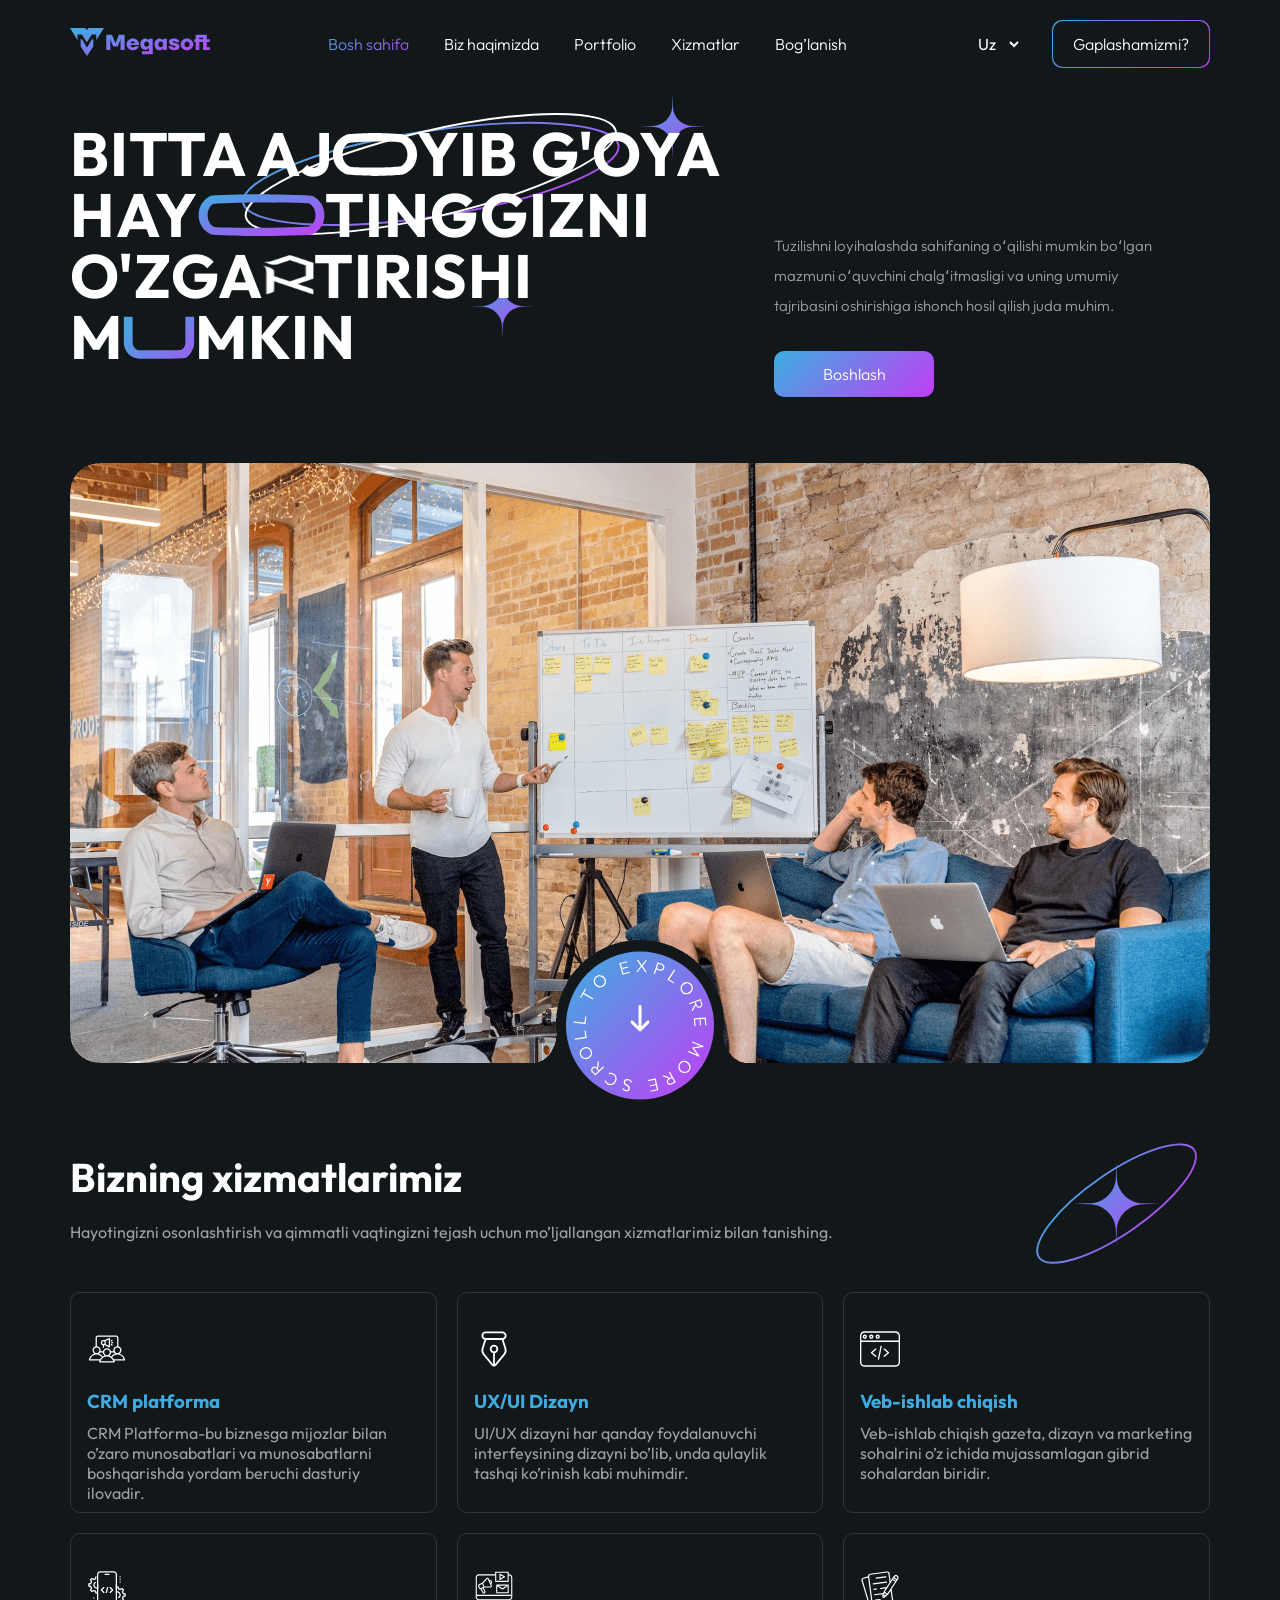
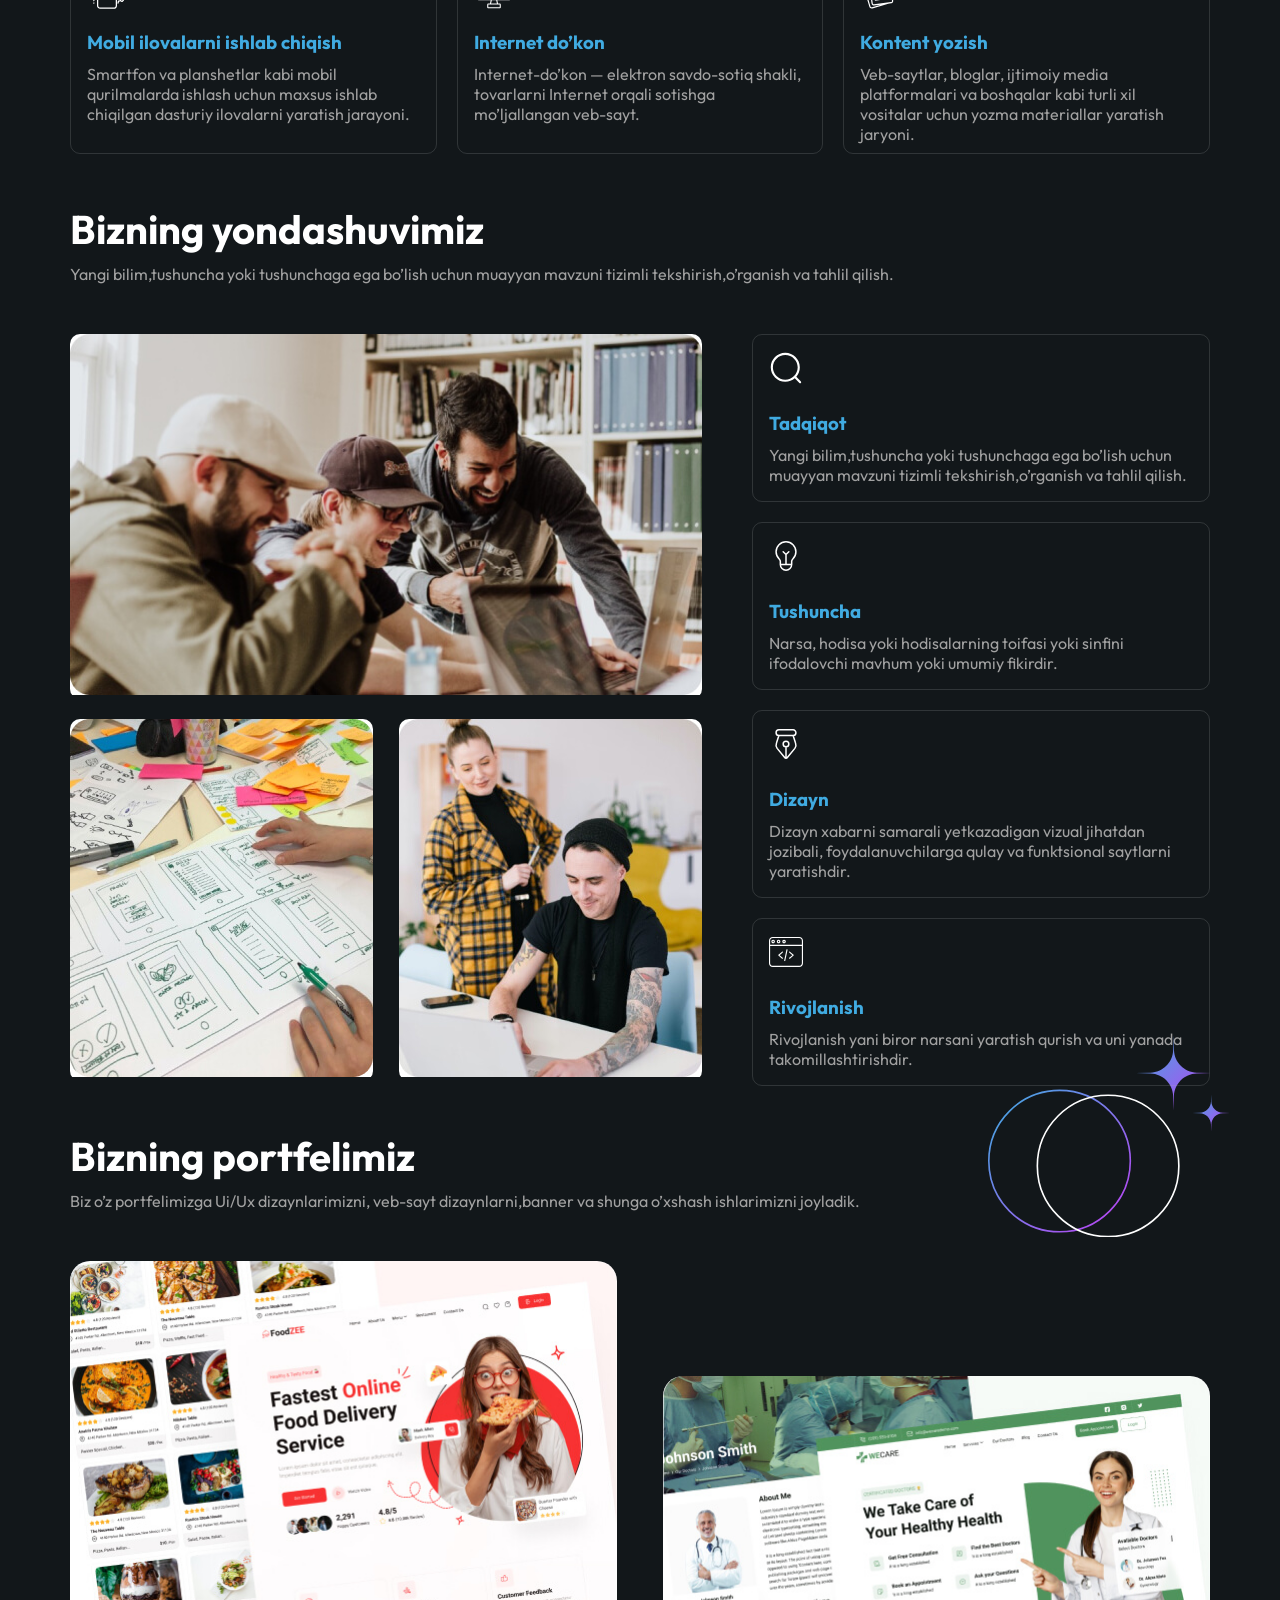
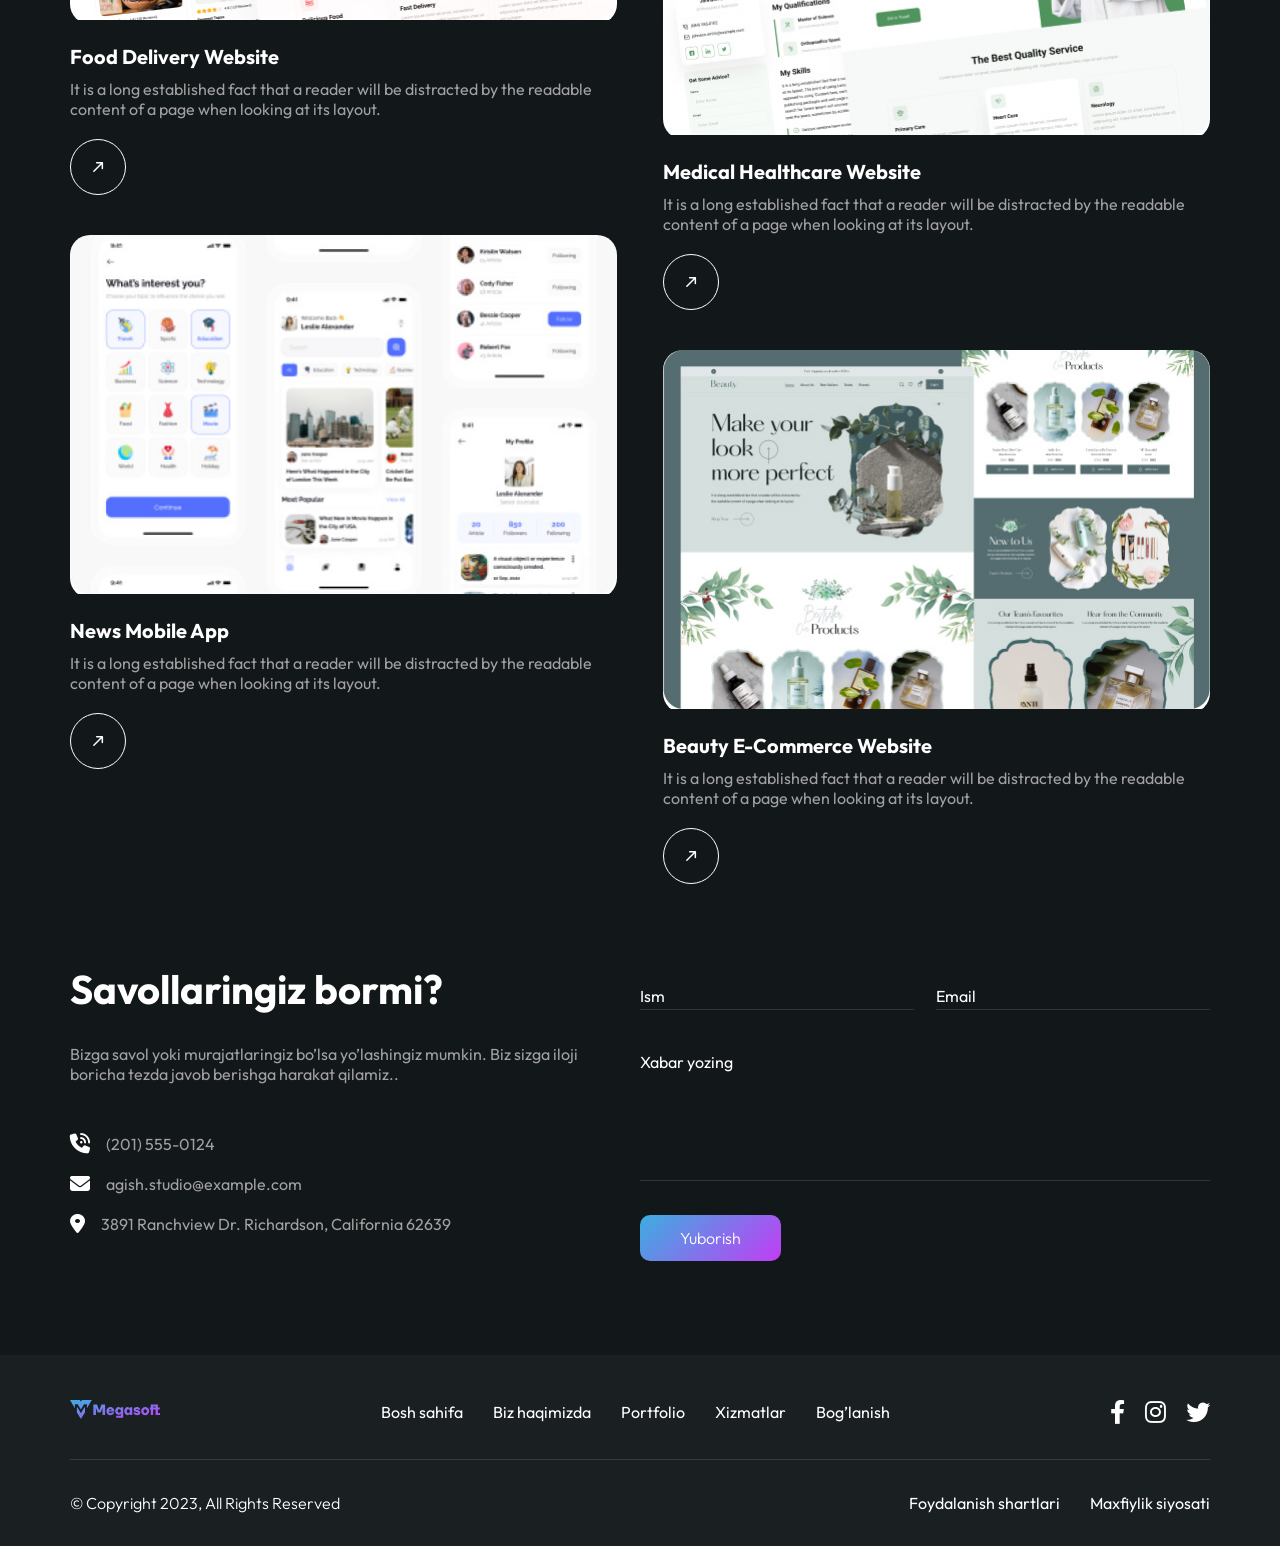
<file: index.html>
<!DOCTYPE html>
<html lang="en">
  <head>
    <meta charset="UTF-8" />
    <meta name="viewport" content="width=device-width, initial-scale=1.0" />
    <!-- TITLE for website -->
    <title>MegaSoft | Website</title>

    <!-- CSS file links below -->
    <link rel="stylesheet" href="css/main.css" />
    <link rel="stylesheet" href="css/fonts.css" />
    <link rel="stylesheet" href="css/icons.css" />
  </head>
  <body>
    <!--========================================== Start WRAPPER Section ==========================================-->
    <div class="wrapper">
      <!--====================================== Start NAVBAR section ======================================-->
      <nav class="site-nav">
        <!-- Site LOGO -->
        <div class="site-nav__container">
          <div class="site-nav-logo">
            <a href="index.html" class="site-nav-logo__item"
              ><img src="assets/icons/site-logo.svg" class="site-logo site-nav__logo-img"></a
            >
          </div>
          <!-- SITENAV menu -->
          <div class="site-nav-menu">
            <ul class="site-nav-menu__list">
              <li class="site-nav__list">
                <a href="#" class="site-nav__link active">Bosh sahifa</a>
              </li>
              <li class="site-nav__list">
                <a href="about.html" class="site-nav__link">Biz haqimizda</a>
              </li>
              <li class="site-nav__list">
                <a href="portfolio.html" class="site-nav__link">Portfolio</a>
              </li>
              <li class="site-nav__list">
                <a href="services.html" class="site-nav__link">Xizmatlar</a>
              </li>
              <li class="site-nav__list">
                <a href="contact.html" class="site-nav__link">Bog’lanish</a>
              </li>
            </ul>
          </div>
          <!-- SITENAV Btn -->
          <div class="site-nav-btns">
            <div class="site-nav__toggle">
              <select class="site-nav-btns__toggle">
                <option value="uz">Uz</option>
                <option value="en">En</option>
              </select>
            </div>
            <div class="site-nav-btns__wrapper">
              <button class="site-nav-btns__btn open__modal-btn">
                Gaplashamizmi?
              </button>
            </div>
            <button class="site-nav__menu-icon">
              <img src="assets/icons/menu-icon.svg" alt="Menu__icon" />
            </button>
          </div>
        </div>
      </nav>
      <!-- /NAVBAR -->

      <!--====================================== Start HEADER section ======================================-->
      <header class="header">
        <div class="container">
          <!-- Start HEADER-BANNER section  -->
          <div class="header-banner">
            <div class="banner__text">
              <div class="banner__title">
                <h1 class="banner__theme">
                  Bitta aj<span class="header__special-letter"
                    ><img
                      class="special-letter__item"
                      src="assets/icons/ONE EXCELLENT.svg"
                      alt="One excelent" /></span
                  >yib g'oya<br />Hay<span class="header__special-letter"
                    ><img
                      class="special-letter__item"
                      src="assets/icons/ONE EXCELLENT (1).svg"
                      alt="One excelent" /></span
                  >tinggizni<br />o'zga<span class="header__special-letter"
                    ><img
                      class="special-letter__item"
                      src="assets/icons/Letter R.svg"
                      alt="One excelent" /></span
                  >tirishi <br />
                  m<span class="header__special-letter"
                    ><img
                      class="special-letter__item"
                      src="assets/icons/YOUR LIFE.svg"
                      alt="One excelent" /></span
                  >mkin
                </h1>
                <div class="banner__bg">
                  <img
                    src="images/Group__before.svg"
                    alt="Before"
                    class="banner__bg-item"
                  />
                </div>
              </div>
              <div class="banner__info">
                <p class="banner__desc main-text">
                  Tuzilishni loyihalashda sahifaning oʻqilishi mumkin boʻlgan
                  mazmuni oʻquvchini chalgʻitmasligi va uning umumiy tajribasini
                  oshirishiga ishonch hosil qilish juda muhim.
                </p>
                <button class="banner__btn main-btn open__modal-btn">
                  Boshlash
                </button>
              </div>
            </div>

            <div class="header-banner-img">
              <img
                src="images/banner-image.png"
                alt="Banner image"
                class="header-banner-img__item"
              />

              <span class="header__bg-scrolling"></span>

              <img
                src="assets/icons/Scrolling-Text.svg"
                alt="Ellipse"
                class="header-banner__ellipse"
              />

              <img
                src="assets/icons/arrow-up.svg"
                alt="Arrow"
                class="header-banner__arrow"
              />
            </div>
          </div>
          <!-- /FOOTER-BANNER -->
        </div>
      </header>
      <!-- /HEADER -->

      <!--=============================================== Start MAIN section ===============================================-->
      <main class="main">
        <!--============================================ Sart MAIN__SECTION section ============================================-->
        <section id="main__section">
          <!--============================================ Sart CONTAINER section ============================================-->
          <div class="container">
            <!-- ICON for main__section top -->
            <img
              src="images/Cervices__before.svg"
              alt="Cervices"
              class="main__section-icons cervices__before"
            />
            <!--=========================================== Start SERVICES Section ===========================================-->
            <div class="services">
              <div class="services-info">
                <h2 class="services-info__title main-title">
                  Bizning xizmatlarimiz
                </h2>
                <p class="services-desc main-text">
                  Hayotingizni osonlashtirish va qimmatli vaqtingizni tejash
                  uchun mo’ljallangan xizmatlarimiz bilan tanishing.
                </p>
              </div>
              <div class="services-content">
                <div class="services-content-row">
                  <div class="services-content__cards main-cards">
                    <div class="services__main-content">
                      <img
                        src="assets/icons/crm.svg"
                        alt="Crm platform"
                        class="services__cards-icon"
                      />
                      <h3 class="services__cards-title main-cards__title">
                        CRM platforma
                      </h3>
                      <p class="services__cards-desc main-text">
                        CRM Platforma-bu biznesga mijozlar bilan o’zaro
                        munosabatlari va munosabatlarni boshqarishda yordam
                        beruchi dasturiy ilovadir.
                      </p>
                    </div>
                    <a href="services.html" class="services__cards-link">
                      <img
                        src="assets/icons/Arrow-circle.svg"
                        alt="Arrow"
                        class="arrow__icon"
                      />
                    </a>
                  </div>
                  <!-- *************************** -->
                  <div class="services-content__cards main-cards">
                    <div class="services__main-content">
                      <img
                        src="assets/icons/fountain pen.svg"
                        alt="Crm platform"
                        class="services__cards-icon"
                      />
                      <h3 class="services__cards-title main-cards__title">
                        UX/UI Dizayn
                      </h3>
                      <p class="services__cards-desc main-text">
                        UI/UX dizayni har qanday foydalanuvchi interfeysining
                        dizayni bo’lib, unda qulaylik tashqi ko’rinish kabi
                        muhimdir.
                      </p>
                    </div>
                    <a href="services.html" class="services__cards-link">
                      <img
                        src="assets/icons/Arrow-circle.svg"
                        alt
                        class="arrow__icon"
                      />
                    </a>
                  </div>
                  <!-- ****************************** -->
                  <div class="services-content__cards main-cards">
                    <div class="services__main-content">
                      <img
                        src="assets/icons/web.svg"
                        alt="Crm platform"
                        class="services__cards-icon"
                      />
                      <h3 class="services__cards-title main-cards__title">
                        Veb-ishlab chiqish
                      </h3>
                      <p class="services__cards-desc main-text">
                        Veb-ishlab chiqish gazeta, dizayn va marketing sohalrini
                        o’z ichida mujassamlagan gibrid sohalardan biridir.
                      </p>
                    </div>
                    <a href="services.html" class="services__cards-link">
                      <img
                        src="assets/icons/Arrow-circle.svg"
                        alt
                        class="arrow__icon"
                      />
                    </a>
                  </div>
                  <div class="services-content__cards main-cards">
                    <div class="services__main-content">
                      <img
                        src="assets/icons/Mobile.svg"
                        alt="Crm platform"
                        class="services__cards-icon"
                      />
                      <h3 class="services__cards-title main-cards__title">
                        Mobil ilovalarni ishlab chiqish
                      </h3>
                      <p class="services__cards-desc main-text">
                        Smartfon va planshetlar kabi mobil qurilmalarda ishlash
                        uchun maxsus ishlab chiqilgan dasturiy ilovalarni
                        yaratish jarayoni.
                      </p>
                    </div>
                    <a href="services.html" class="services__cards-link">
                      <img
                        src="assets/icons/Arrow-circle.svg"
                        alt
                        class="arrow__icon"
                      />
                    </a>
                  </div>
                  <!-- *************************** -->
                  <div class="services-content__cards main-cards">
                    <div class="services__main-content">
                      <img
                        src="assets/icons/WebStore.svg"
                        alt="Crm platform"
                        class="services__cards-icon"
                      />
                      <h3 class="services__cards-title main-cards__title">
                        Internet do’kon
                      </h3>
                      <p class="services__cards-desc main-text">
                        Internet-do’kon — elektron savdo-sotiq shakli,
                        tovarlarni Internet orqali sotishga mo’ljallangan
                        veb-sayt.
                      </p>
                    </div>
                    <a href="services.html" class="services__cards-link">
                      <img
                        src="assets/icons/Arrow-circle.svg"
                        alt
                        class="arrow__icon"
                      />
                    </a>
                  </div>
                  <!-- ****************************** -->
                  <div class="services-content__cards main-cards">
                    <div class="services__main-content">
                      <img
                        src="assets/icons/Writer.svg"
                        alt="Crm platform"
                        class="services__cards-icon"
                      />
                      <h3 class="services__cards-title main-cards__title">
                        Kontent yozish
                      </h3>
                      <p class="services__cards-des main-text">
                        Veb-saytlar, bloglar, ijtimoiy media platformalari va
                        boshqalar kabi turli xil vositalar uchun yozma
                        materiallar yaratish jaryoni.
                      </p>
                    </div>
                    <a href="services.html" class="services__cards-link">
                      <img
                        src="assets/icons/Arrow-circle.svg"
                        alt
                        class="arrow__icon"
                      />
                    </a>
                  </div>
                </div>
              </div>
            </div>
            <!--====================================== Start PROFESSION__TITLE section ======================================-->
            <div class="title__profession">
              <h2 class="main-title">Bizning yondashuvimiz</h2>
              <p class="main-text">
                Yangi bilim,tushuncha yoki tushunchaga ega bo’lish uchun muayyan
                mavzuni tizimli tekshirish,o’rganish va tahlil qilish.
              </p>
            </div>
            <!-- /PROFESSION__TITLE -->

            <!--========================================== Start PROFESSION section ==========================================-->
            <div class="profession">
              <div class="profession__imgs-wrapper">
                <div class="profession__img">
                  <img src="images/Group-img.jpg" alt="Group Work" />
                </div>
                <div class="profession__collection">
                  <div class="collection__items profession__img">
                    <img src="images/Project-ig.jpg" alt="Project" />
                  </div>
                  <div class="collection__items profession__img">
                    <img src="images/People-img.jpg" alt="Project" />
                  </div>
                </div>
              </div>
              <div class="profession__cards">
                <!-- ****************************** -->
                <div class="profession__cards-item main-cards">
                  <img
                    src="assets/icons/search 02.svg"
                    alt="Crm platform"
                    class="profession__cards-icon"
                  />
                  <h3 class="profession__cards-title main-cards__title">
                    Tadqiqot
                  </h3>
                  <p class="profession__cards-desc main-text">
                    Yangi bilim,tushuncha yoki tushunchaga ega bo’lish uchun
                    muayyan mavzuni tizimli tekshirish,o’rganish va tahlil
                    qilish.
                  </p>
                </div>

                <div class="profession__cards-item main-cards">
                  <img
                    src="assets/icons/idea.svg"
                    alt="Crm platform"
                    class="profession__cards-icon"
                  />
                  <h3 class="profession__cards-title main-cards__title">
                    Tushuncha
                  </h3>
                  <p class="profession__cards-desc main-text">
                    Narsa, hodisa yoki hodisalarning toifasi yoki sinfini
                    ifodalovchi mavhum yoki umumiy fikirdir.
                  </p>
                </div>

                <!-- *************************** -->
                <div class="profession__cards-item main-cards">
                  <img
                    src="assets/icons/fountain pen.svg"
                    alt="Crm platform"
                    class="profession__cards-icon"
                  />
                  <h3 class="profession__cards-title main-cards__title">
                    Dizayn
                  </h3>
                  <p class="profession__cards-desc main-text">
                    Dizayn xabarni samarali yetkazadigan vizual jihatdan
                    jozibali, foydalanuvchilarga qulay va funktsional saytlarni
                    yaratishdir.
                  </p>
                </div>
                <!-- ****************************** -->
                <div class="profession__cards-item main-cards">
                  <img
                    src="assets/icons/web.svg"
                    alt="Crm platform"
                    class="profession__cards-icon"
                  />
                  <h3 class="profession__cards-title main-cards__title">
                    Rivojlanish
                  </h3>
                  <p class="profession__cards-desc main-text">
                    Rivojlanish yani biror narsani yaratish qurish va uni yanada
                    takomillashtirishdir.
                  </p>
                </div>
              </div>
            </div>
            <!-- /PROFESSION -->

            <!-- ICON for main__section bottom -->
            <img
              src="images/profession__before.svg"
              alt="Cervices"
              class="main__section-icons profession__before"
            />
          </div>
          <!-- /CONATAINER -->
        </section>
        <!-- /MAIN__SECTION -->

        <!--============================================ Sart CONTAINER section ============================================-->
        <div class="container">
          <!--=========================================== Start PORTFOLIO section ===========================================-->
          <div class="portfolio">
            <div class="portfolio__info">
              <h3 class="portfolio__title main-title">Bizning portfelimiz</h3>
              <p class="portfolio__desc main-text">
                Biz o’z portfelimizga Ui/Ux dizaynlarimizni, veb-sayt
                dizaynlarni,banner va shunga o’xshash ishlarimizni joyladik.
              </p>
            </div>

            <!-- Portfolio content -->
            <div class="portfolio__content">
              <!-- Portfolio Column -->
              <div class="portfolio__col">
                <!-- Portfolio item -->
                <div class="portfolio__item">
                  <div class="portfolio__img-wrapper">
                    <a href="portfolio.html" class="portfolio__link-img">
                      <img
                        src="images/Food-delivery.jpg"
                        alt="Food Delivery"
                        class="portfolio__item-img"
                      />
                    </a>
                  </div>
                  <h4 class="portfolio__item-title">Food Delivery Website</h4>
                  <p class="portfolio__item-text main-text">
                    It is a long established fact that a reader will be
                    distracted by the readable content of a page when looking at
                    its layout.
                  </p>
                  <div class="portfolio__item-link">
                    <a href="portfolio.html" class="link__item">
                      <img
                        src="assets/icons/arrow-right.svg"
                        alt="Arrow"
                        class="link__icon"
                      />
                    </a>
                  </div>
                </div>
                <!-- Portfolio item -->
                <div class="portfolio__item">
                  <div class="portfolio__img-wrapper snikers">
                    <a href="portfolio.html" class="portfolio__link-img">
                      <img
                        src="images/News-app.jpg"
                        alt="Food Delivery"
                        class="portfolio__item-img"
                      />
                    </a>
                  </div>
                  <h4 class="portfolio__item-title">News Mobile App</h4>
                  <p class="portfolio__item-text main-text">
                    It is a long established fact that a reader will be
                    distracted by the readable content of a page when looking at
                    its layout.
                  </p>
                  <div class="portfolio__item-link">
                    <a href="portfolio.html" class="link__item">
                      <img
                        src="assets/icons/arrow-right.svg"
                        alt="Arrow"
                        class="link__icon"
                      />
                    </a>
                  </div>
                </div>
              </div>

              <!-- Portfolio__column -->
              <div class="portfolio__col">
                <!-- Portfolio item -->
                <div class="portfolio__item">
                  <div class="portfolio__img-wrapper">
                    <a href="portfolio.html" class="portfolio__link-img">
                      <img
                        src="images/medical.jpg"
                        alt="Food Delivery"
                        class="portfolio__item-img"
                      />
                    </a>
                  </div>
                  <h4 class="portfolio__item-title">
                    Medical Healthcare Website
                  </h4>
                  <p class="portfolio__item-text main-text">
                    It is a long established fact that a reader will be
                    distracted by the readable content of a page when looking at
                    its layout.
                  </p>
                  <div class="portfolio__item-link">
                    <a href="portfolio.html" class="link__item">
                      <img
                        src="assets/icons/arrow-right.svg"
                        alt="Arrow"
                        class="link__icon"
                      />
                    </a>
                  </div>
                </div>
                <!-- Portfolio item -->
                <div class="portfolio__item">
                  <div class="portfolio__img-wrapper snikers">
                    <a href="portfolio.html" class="portfolio__link-img">
                      <img
                        src="images/E-Commers.jpg"
                        alt="Food Delivery"
                        class="portfolio__item-img"
                      />
                    </a>
                  </div>
                  <h4 class="portfolio__item-title">
                    Beauty E-Commerce Website
                  </h4>
                  <p class="portfolio__item-text main-text">
                    It is a long established fact that a reader will be
                    distracted by the readable content of a page when looking at
                    its layout.
                  </p>
                  <div class="portfolio__item-link">
                    <a href="portfolio.html" class="link__item">
                      <img
                        src="assets/icons/arrow-right.svg"
                        alt="Arrow"
                        class="link__icon"
                      />
                    </a>
                  </div>
                </div>
              </div>
              <!-- ************************************************ -->
            </div>
          </div>
          <!-- /PORTFOLIO -->

          <!--=========================================== Start CONTACT section ===========================================-->
          <div class="contact">
            <div class="contact__info">
              <h3 class="contact__title main-title">Savollaringiz bormi?</h3>
              <p class="contact__desc main-text">
                Bizga savol yoki murajatlaringiz bo’lsa yo’lashingiz mumkin. Biz
                sizga iloji boricha tezda javob berishga harakat qilamiz..
              </p>
              <span class="contact__details main-text">
                <i
                  class="details__icons fa-solid fa-phone-volume"
                  style="color: #ffffff"
                ></i>
                (201) 555-0124</span
              >
              <span class="contact__details main-text"
                ><i
                  class="details__icons fa-solid fa-envelope"
                  style="color: #ffffff"
                ></i
                >agish.studio@example.com</span
              >
              <span class="contact__details main-text"
                ><i
                  class="details__icons fa-solid fa-location-dot"
                  style="color: #ffffff"
                ></i
                >3891 Ranchview Dr. Richardson, California 62639</span
              >
            </div>
            <div class="contact__form">
              <form action="form">
                <div class="contact__row">
                  <div class="contact__name input__wrapper">
                    <label
                      for="contact__name"
                      class="contact__label input__label"
                      >Ism</label
                    >
                    <input
                      type="text"
                      class="contact__input contact__name-item"
                      id="contact__name"
                    />
                  </div>
                  <div class="contact__email input__wrapper">
                    <label
                      for="contact__email"
                      class="contact__label input__label"
                      >Email</label
                    >
                    <input
                      type="email"
                      class="contact__input contact__email-item"
                      id="contact__email"
                    />
                  </div>
                </div>
                <div class="contact__message input__wrapper">
                  <label
                    for="contact__message"
                    class="contact__label input__label"
                    >Xabar yozing</label
                  >
                  <textarea
                    rows="6"
                    class="contact__input contact__message-item"
                    id="contact__message"
                  ></textarea>
                </div>
                <button type="submit" class="contact__btn main-btn">
                  Yuborish
                </button>
              </form>
            </div>
          </div>
          <!-- /CONTACT -->
        </div>
        <!-- /CONTAINER -->
      </main>
      <!-- /MAIN -->

      <!--============================================= Start MODAL section =============================================-->
      <div class="modal hide">
        <div class="modal__dialog">
          <div class="modal__content">
            <div class="modal__wrapper">
              <form class="modal__form" action="#">
                <button class="modal__close">
                  <i class="fa-solid fa-xmark" style="color: #ffffff"></i>
                </button>
                <div class="modal__info">
                  <h3 class="modal__title">Gaplashamizmi?</h3>
                  <p class="modal__text">
                    Loyihangizga yangicha yechim berishni xoxlasangiz quyidagi
                    maydonlarni to‘ldiring, o’zimiz siz bilan bog‘lanamiz
                  </p>
                </div>
                <div class="modal__row">
                  <div class="modal__name input__wrapper">
                    <label for="modal__name" class="modal__label input__label"
                      >Ism</label
                    >
                    <input
                      type="text"
                      class="contact__input modal__name-item"
                      id="modal__name"
                    />
                  </div>
                  <div class="modal__email input__wrapper">
                    <label for="modal__email" class="modal__label input__label"
                      >Telefon raqam</label
                    >
                    <input
                      type="email"
                      class="contact__input modal__email-item"
                      id="modal__email"
                    />
                  </div>
                </div>
                <div class="modal__message input__wrapper">
                  <label for="modal__message" class="modal__label input__label"
                    >Xabar qoldiring</label
                  >
                  <textarea
                    rows="6"
                    class="contact__input modal__message-item"
                    id="modal__message"
                  ></textarea>
                </div>
                <button type="submit" class="modal__btn main-btn">
                  Yuborish
                </button>
              </form>
            </div>
          </div>
        </div>
      </div>
      <!-- /MODAL -->

      <!--============================================= Start FOOTER section =============================================-->
      <footer class="footer">
        <div class="container">
          <div class="footer__link">
            <div class="footer__logo site-logo">
              <a href="index.html" class="logo__item"><img src="assets/icons/site-logo.svg" class="site-logo footer__logo-img"></a>
            </div>

            <!--============================================= FOOTER__MEDIA =============================================-->
            <div class="footer__media">
              <a href="#"
                ><i class="fa-brands fa-facebook-f" style="color: #ffffff"></i
              ></a>
              <a href="#"
                ><i class="fa-brands fa-instagram" style="color: #ffffff"></i
              ></a>
              <a href="#"
                ><i class="fa-brands fa-twitter" style="color: #ffffff"></i
              ></a>
            </div>
            <!-- /FOOTER__MEDIA -->

            <!--============================================= Start FOOTER__MENU =============================================-->
            <ul class="footer__menu">
              <li class="footer__menu-list">
                <a href="index.html" class="footer__menu-link">Bosh sahifa</a>
              </li>
              <li class="footer__menu-list">
                <a href="about.html" class="footer__menu-link">Biz haqimizda</a>
              </li>
              <li class="footer__menu-list">
                <a href="portfolio.html" class="footer__menu-link">Portfolio</a>
              </li>
              <li class="footer__menu-list">
                <a href="services.html" class="footer__menu-link">Xizmatlar</a>
              </li>
              <li class="footer__menu-list">
                <a href="contact.html" class="footer__menu-link">Bog’lanish</a>
              </li>
            </ul>
            <!-- /FOOTER__MENU -->
          </div>
          <div class="footer__bottom">
            <p class="footer__desc">
              &copy; Copyright 2023, All Rights Reserved
            </p>
            <div class="footer__bottom-link">
              <a href="conditions.html">Foydalanish shartlari</a>
              <a href="privacy.html">Maxfiylik siyosati</a>
            </div>
          </div>
        </div>
      </footer>
      <!-- /FOOTER -->
    </div>
    <!-- /WRAPPER -->
    <script src="assets/js/main.js"></script>
  </body>
</html>
</file>
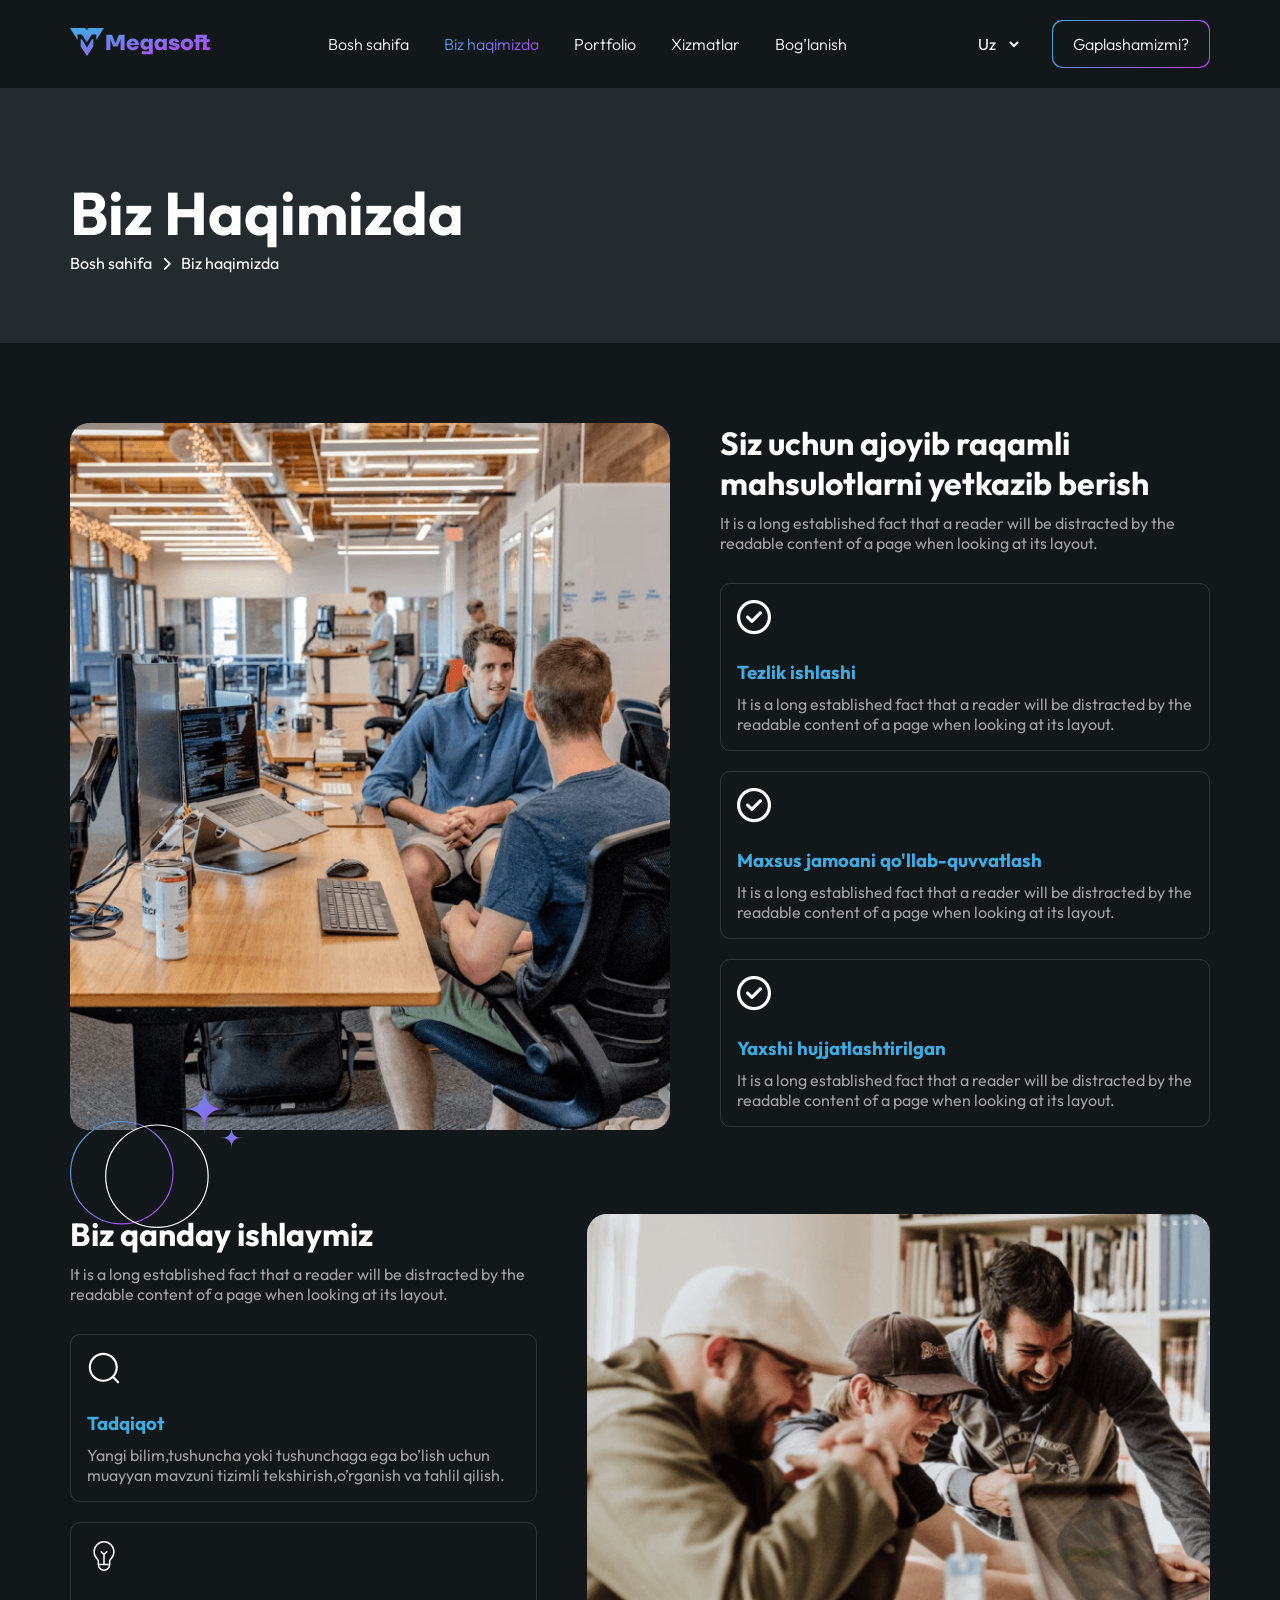
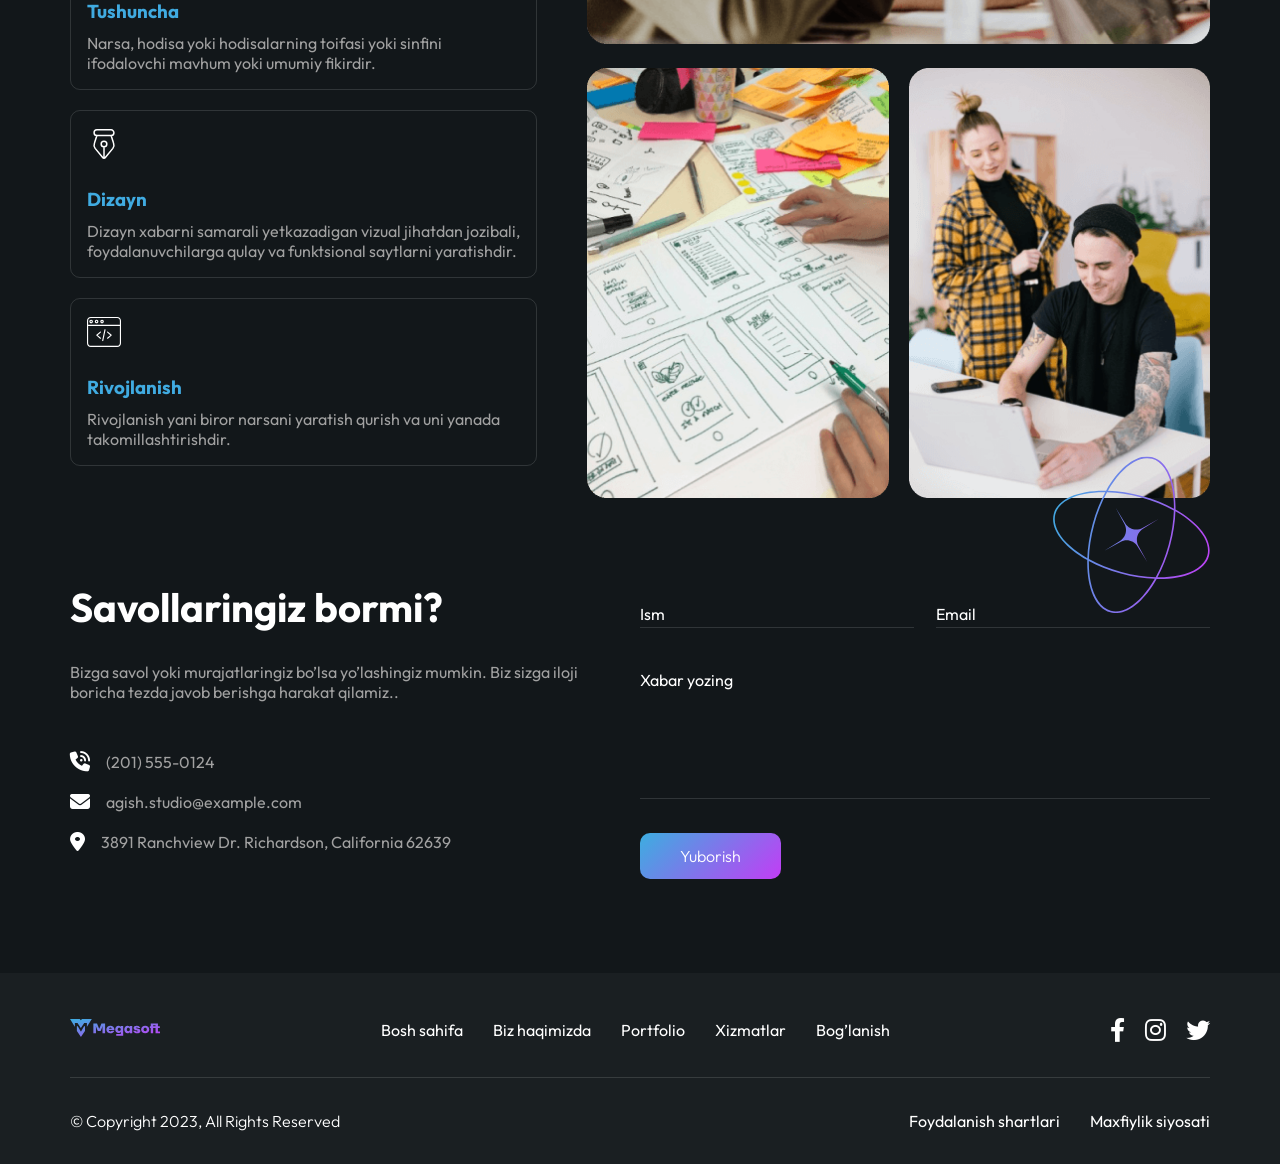
<file: about.html>
<!DOCTYPE html>
<html lang="en">
  <head>
    <meta charset="UTF-8" />
    <meta name="viewport" content="width=device-width, initial-scale=1.0" />
    <title>MegaSoft | Website</title>
    <link rel="stylesheet" href="css/main.css" />
    <link rel="stylesheet" href="css/fonts.css" />
    <link rel="stylesheet" href="css/icons.css" />
    <!-- This style for only this page -->
    <link rel="stylesheet" href="css/about.css" />
  </head>

  <body>
    <!--********************************* Start WRAPPER Section ************************************ -->
    <div class="wrapper">
      <!--====================================== Start NAVBAR section ======================================-->
      <nav class="site-nav">
        <!-- Site LOGO -->
        <div class="site-nav__container">
          <div class="site-nav-logo">
            
            <a href="index.html" class="site-nav-logo__item"
              ><img src="assets/icons/site-logo.svg" class="site-logo site-nav__logo-img"></a
            >
          </div>
          <!-- SITENAV menu -->
          <div class="site-nav-menu">
            <ul class="site-nav-menu__list">
              <li class="site-nav__list">
                <a href="index.html" class="site-nav__link">Bosh sahifa</a>
              </li>
              <li class="site-nav__list">
                <a href="about.html" class="site-nav__link active"
                  >Biz haqimizda</a
                >
              </li>
              <li class="site-nav__list">
                <a href="portfolio.html" class="site-nav__link">Portfolio</a>
              </li>
              <li class="site-nav__list">
                <a href="services.html" class="site-nav__link">Xizmatlar</a>
              </li>
              <li class="site-nav__list">
                <a href="contact.html" class="site-nav__link">Bog’lanish</a>
              </li>
            </ul>
          </div>
          <!-- SITENAV Btn -->
          <div class="site-nav-btns">
            <div class="site-nav__toggle">
              <select class="site-nav-btns__toggle">
                <option value="uz">Uz</option>
                <option value="en">En</option>
              </select>
            </div>
            <div class="site-nav-btns__wrapper">
              <button class="site-nav-btns__btn open__modal-btn">
                Gaplashamizmi?
              </button>
            </div>
            <button class="site-nav__menu-icon">
              <img src="assets/icons/menu-icon.svg" alt="Menu__icon" />
            </button>
          </div>
        </div>
      </nav>
      <!-- /NAVBAR -->
      <!--==================================== Start HEADER =========================================== -->
      <header class="header">
        <!-- Start ABOUT banner -->
        <div class="about__banner page__banner-bg">
          <div class="container">
            <div class="about">
              <h1 class="about__title">Biz Haqimizda</h1>
              <div class="about__links">
                <a href="index.html" class="about__home">Bosh sahifa</a>
                <span class="about__link-sign"
                  ><i
                    class="about__icon fa-solid fa-chevron-right"
                    style="color: #ffffff"
                  ></i
                ></span>
                <a href="about.html" class="about__link">Biz haqimizda</a>
              </div>
            </div>
          </div>
        </div>
      </header>
      <!-- /HEADER -->

      <!-- Start MAIN -->
      <main class="main">
        <div class="container">
          <div class="delivery">
            <div class="delivery__img">
              <img
                src="images/delivery__img.png"
                alt="Delivery"
                class="delivery__img-item"
              />
            </div>
            <div class="delivery__desc">
              <div class="delivery__text">
                <h3 class="delivery__title">
                  Siz uchun ajoyib raqamli mahsulotlarni yetkazib berish
                </h3>
                <p class="delivery__parag main-text">
                  It is a long established fact that a reader will be distracted
                  by the readable content of a page when looking at its layout.
                </p>
              </div>
              <div class="delivery__cards">
                <!-- ****************************** -->
                <div class="delivery__cards-item main-cards">
                  <i
                    class="fa-regular fa-circle-check delivery__icon"
                    style="color: #ffffff"
                  ></i>
                  <h3 class="delivery__cards-title main-cards__title">
                    Tezlik ishlashi
                  </h3>
                  <p class="delivery__cards-desc main-text">
                    It is a long established fact that a reader will be
                    distracted by the readable content of a page when looking at
                    its layout.
                  </p>
                </div>

                <div class="delivery__cards-item main-cards">
                  <i
                    class="fa-regular fa-circle-check delivery__icon"
                    style="color: #ffffff"
                  ></i>
                  <h3 class="delivery__cards-title main-cards__title">
                    Maxsus jamoani qo'llab-quvvatlash
                  </h3>
                  <p class="delivery__cards-desc main-text">
                    It is a long established fact that a reader will be
                    distracted by the readable content of a page when looking at
                    its layout.
                  </p>
                </div>

                <!-- *************************** -->
                <div class="delivery__cards-item main-cards">
                  <i
                    class="fa-regular fa-circle-check delivery__icon"
                    style="color: #ffffff"
                  ></i>
                  <h3 class="delivery__cards-title main-cards__title">
                    Yaxshi hujjatlashtirilgan
                  </h3>
                  <p class="delivery__cards-desc main-text">
                    It is a long established fact that a reader will be
                    distracted by the readable content of a page when looking at
                    its layout.
                  </p>
                </div>
                <!-- ****************************** -->
              </div>
            </div>
          </div>
        </div>

        <section id="working__section">
          <div class="container">
            <img
              src="images/working__after.svg"
              alt="Working"
              class="working__section-icon working__after-icon"
            />
            <div class="working">
              <div class="working__desc">
                <div class="working__text">
                  <h3 class="working__title">Biz qanday ishlaymiz</h3>
                  <p class="working__parag main-text">
                    It is a long established fact that a reader will be
                    distracted by the readable content of a page when looking at
                    its layout.
                  </p>
                </div>
                <div class="working__cards">
                  <!-- ****************************** -->
                  <div class="working__cards-item main-cards">
                    <img
                      src="assets/icons/search 02.svg"
                      alt="Crm platform"
                      class="working__cards-icon"
                    />
                    <h3 class="working__cards-title main-cards__title">
                      Tadqiqot
                    </h3>
                    <p class="working__cards-desc main-text">
                      Yangi bilim,tushuncha yoki tushunchaga ega bo’lish uchun
                      muayyan mavzuni tizimli tekshirish,o’rganish va tahlil
                      qilish.
                    </p>
                  </div>
                  <!-- ************************************************* -->
                  <div class="working__cards-item main-cards">
                    <img
                      src="assets/icons/idea.svg"
                      alt="Crm platform"
                      class="working__cards-icon"
                    />
                    <h3 class="working__cards-title main-cards__title">
                      Tushuncha
                    </h3>
                    <p class="working__cards-desc main-text">
                      Narsa, hodisa yoki hodisalarning toifasi yoki sinfini
                      ifodalovchi mavhum yoki umumiy fikirdir.
                    </p>
                  </div>
                  <!-- **************************************************** -->
                  <div class="working__cards-item main-cards">
                    <img
                      src="assets/icons/fountain pen.svg"
                      alt="Crm platform"
                      class="working__cards-icon"
                    />

                    <h3 class="working__cards-title main-cards__title">
                      Dizayn
                    </h3>
                    <p class="working__cards-desc main-text">
                      Dizayn xabarni samarali yetkazadigan vizual jihatdan
                      jozibali, foydalanuvchilarga qulay va funktsional
                      saytlarni yaratishdir.
                    </p>
                  </div>
                  <!-- *************************** -->
                  <div class="working__cards-item main-cards">
                    <img
                      src="assets/icons/web.svg"
                      alt="Crm platform"
                      class="working__cards-icon"
                    />
                    <h3 class="working__cards-title main-cards__title">
                      Rivojlanish
                    </h3>
                    <p class="working__cards-desc main-text">
                      Rivojlanish yani biror narsani yaratish qurish va uni
                      yanada takomillashtirishdir.
                    </p>
                  </div>
                  <!-- ****************************** -->
                </div>
              </div>
              <div class="working__gallery">
                <div class="working__img">
                  <img
                    src="images/Working-img.png"
                    alt="Working"
                    class="working__img-item"
                  />
                </div>
                <div class="working__collection">
                  <div class="working__collection-wrapper">
                    <img
                      src="images/working-collection1.png"
                      alt="Working collection"
                      class="working__collection-item"
                    />
                  </div>
                  <div class="working__collection-wrapper">
                    <img
                      src="images/working-collection2.png"
                      alt="Working collection"
                      class="working__collection-item"
                    />
                  </div>
                </div>
              </div>
            </div>
            <img
              src="images/working__before.svg"
              alt="Working"
              class="working__section-icon working__before-icon"
            />
          </div>
        </section>

        <div class="container">
          <!--********************************* Start CONTACT Section ************************************ -->
          <!--=========================================== Start CONTACT section ===========================================-->
          <div class="contact">
            <div class="contact__info">
              <h3 class="contact__title main-title">Savollaringiz bormi?</h3>
              <p class="contact__desc main-text">
                Bizga savol yoki murajatlaringiz bo’lsa yo’lashingiz mumkin. Biz
                sizga iloji boricha tezda javob berishga harakat qilamiz..
              </p>
              <span class="contact__details main-text">
                <i
                  class="details__icons fa-solid fa-phone-volume"
                  style="color: #ffffff"
                ></i>
                (201) 555-0124</span
              >
              <span class="contact__details main-text"
                ><i
                  class="details__icons fa-solid fa-envelope"
                  style="color: #ffffff"
                ></i
                >agish.studio@example.com</span
              >
              <span class="contact__details main-text"
                ><i
                  class="details__icons fa-solid fa-location-dot"
                  style="color: #ffffff"
                ></i
                >3891 Ranchview Dr. Richardson, California 62639</span
              >
            </div>
            <div class="contact__form">
              <form action="form">
                <div class="contact__row">
                  <div class="contact__name input__wrapper">
                    <label
                      for="contact__name"
                      class="contact__label input__label"
                      >Ism</label
                    >
                    <input
                      type="text"
                      class="contact__input contact__name-item"
                      id="contact__name"
                    />
                  </div>
                  <div class="contact__email input__wrapper">
                    <label
                      for="contact__email"
                      class="contact__label input__label"
                      >Email</label
                    >
                    <input
                      type="email"
                      class="contact__input contact__email-item"
                      id="contact__email"
                    />
                  </div>
                </div>
                <div class="contact__message input__wrapper">
                  <label
                    for="contact__message"
                    class="contact__label input__label"
                    >Xabar yozing</label
                  >
                  <textarea
                    rows="6"
                    class="contact__input contact__message-item"
                    id="contact__message"
                  ></textarea>
                </div>
                <button type="submit" class="contact__btn main-btn">
                  Yuborish
                </button>
              </form>
            </div>
          </div>
          <!-- /CONTACT -->
        </div>
      </main>

      <!--============================================= Start MODAL section =============================================-->
      <div class="modal hide">
        <div class="modal__dialog">
          <div class="modal__content">
            <div class="modal__wrapper">
              <form class="modal__form" action="#">
                <button class="modal__close">
                  <i class="fa-solid fa-xmark" style="color: #ffffff"></i>
                </button>
                <div class="modal__info">
                  <h3 class="modal__title">Gaplashamizmi?</h3>
                  <p class="modal__text">
                    Loyihangizga yangicha yechim berishni xoxlasangiz quyidagi
                    maydonlarni to‘ldiring, o’zimiz siz bilan bog‘lanamiz
                  </p>
                </div>
                <div class="modal__row">
                  <div class="modal__name input__wrapper">
                    <label for="modal__name" class="modal__label input__label"
                      >Ism</label
                    >
                    <input
                      type="text"
                      class="contact__input modal__name-item"
                      id="modal__name"
                    />
                  </div>
                  <div class="modal__email input__wrapper">
                    <label for="modal__email" class="modal__label input__label"
                      >Telefon raqam</label
                    >
                    <input
                      type="email"
                      class="contact__input modal__email-item"
                      id="modal__email"
                    />
                  </div>
                </div>
                <div class="modal__message input__wrapper">
                  <label for="modal__message" class="modal__label input__label"
                    >Xabar qoldiring</label
                  >
                  <textarea
                    rows="6"
                    class="contact__input modal__message-item"
                    id="modal__message"
                  ></textarea>
                </div>
                <button type="submit" class="modal__btn main-btn">
                  Yuborish
                </button>
              </form>
            </div>
          </div>
        </div>
      </div>
      <!-- /MODAL -->

      <!--============================================= Start FOOTER section =============================================-->
      <footer class="footer">
        <div class="container">
          <div class="footer__link">
            <div class="footer__logo site-logo">
              <a href="index.html" class="logo__item"><img src="assets/icons/site-logo.svg" class="site-logo footer__logo-img"></a>
            </div>

            <!--============================================= FOOTER__MEDIA =============================================-->
            <div class="footer__media">
              <a href="#"
                ><i class="fa-brands fa-facebook-f" style="color: #ffffff"></i
              ></a>
              <a href="#"
                ><i class="fa-brands fa-instagram" style="color: #ffffff"></i
              ></a>
              <a href="#"
                ><i class="fa-brands fa-twitter" style="color: #ffffff"></i
              ></a>
            </div>
            <!-- /FOOTER__MEDIA -->

            <!--============================================= Start FOOTER__MENU =============================================-->
            <ul class="footer__menu">
              <li class="footer__menu-list">
                <a href="index.html" class="footer__menu-link">Bosh sahifa</a>
              </li>
              <li class="footer__menu-list">
                <a href="about.html" class="footer__menu-link">Biz haqimizda</a>
              </li>
              <li class="footer__menu-list">
                <a href="portfolio.html" class="footer__menu-link">Portfolio</a>
              </li>
              <li class="footer__menu-list">
                <a href="services.html" class="footer__menu-link">Xizmatlar</a>
              </li>
              <li class="footer__menu-list">
                <a href="contact.html" class="footer__menu-link">Bog’lanish</a>
              </li>
            </ul>
            <!-- /FOOTER__MENU -->
          </div>
          <div class="footer__bottom">
            <p class="footer__desc">
              &copy; Copyright 2023, All Rights Reserved
            </p>
            <div class="footer__bottom-link">
              <a href="conditions.html">Foydalanish shartlari</a>
              <a href="privacy.html">Maxfiylik siyosati</a>
            </div>
          </div>
        </div>
      </footer>
      <!-- /FOOTER -->
    </div>
    <script src="assets/js/main.js"></script>
  </body>
</html>
</file>
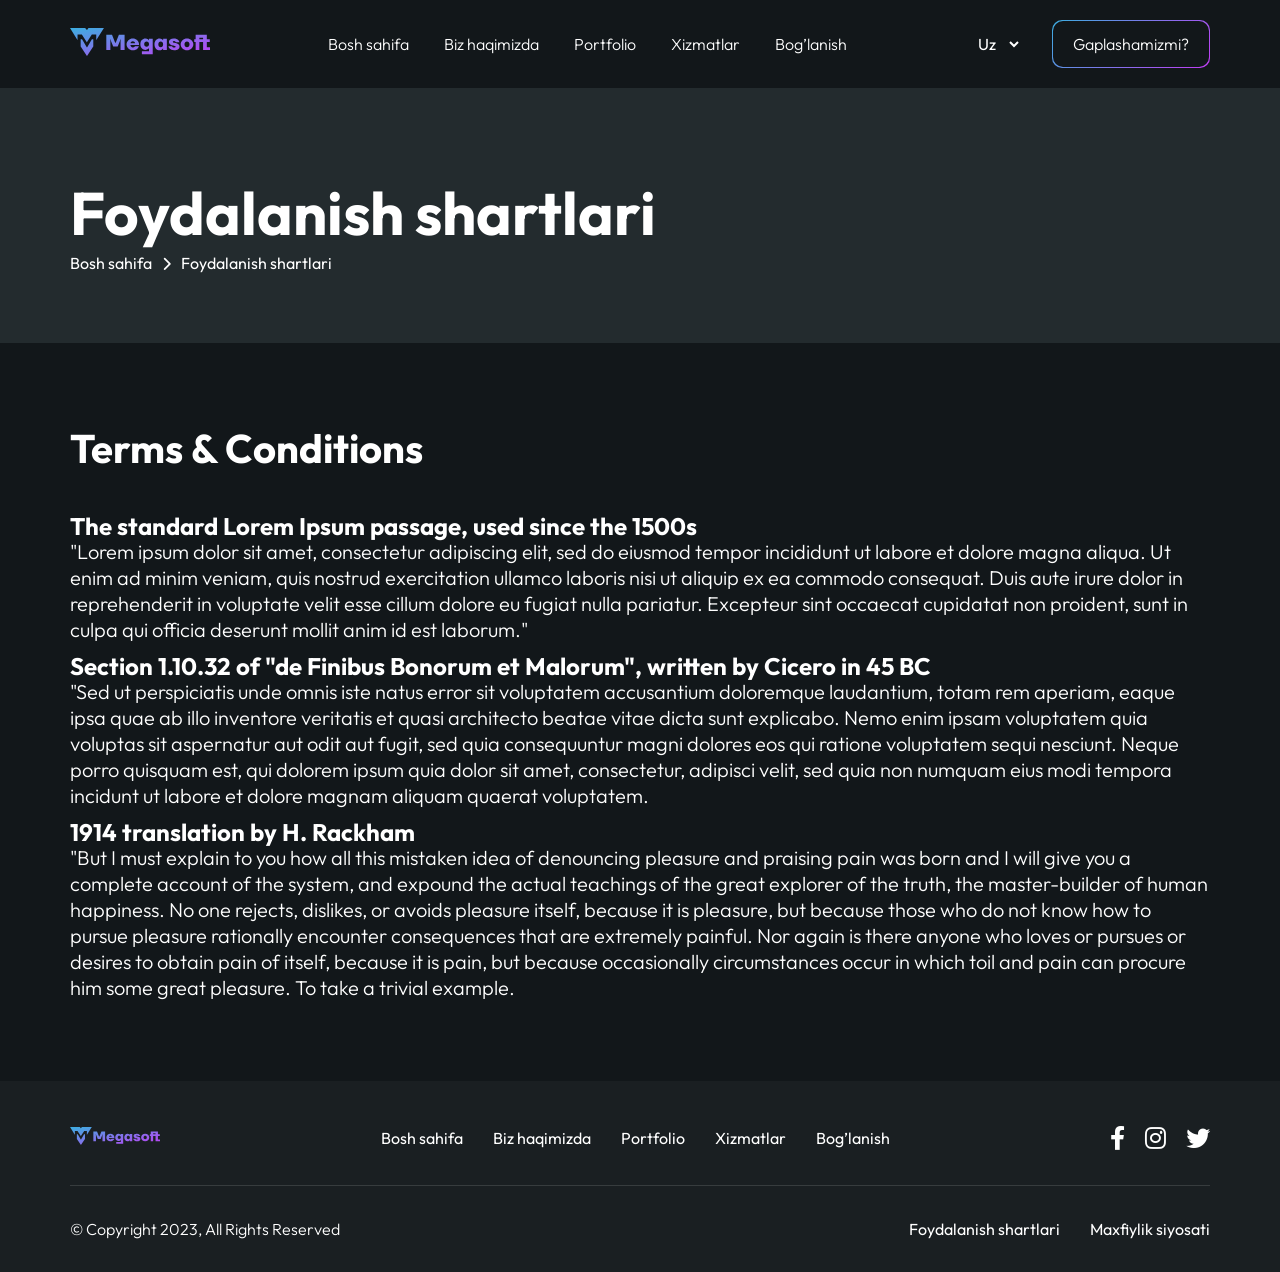
<file: conditions.html>
<!DOCTYPE html>
<html lang="en">
  <head>
    <meta charset="UTF-8" />
    <meta name="viewport" content="width=device-width, initial-scale=1.0" />
    <title>MegaSoft | Website</title>
    <link rel="stylesheet" href="css/main.css" />
    <link rel="stylesheet" href="css/fonts.css" />
    <link rel="stylesheet" href="css/icons.css" />
    <!-- This style for only this page -->
    <link rel="stylesheet" href="css/conditions.css" />
  </head>

  <body>
    <!--********************************* Start WRAPPER Section ************************************ -->
    <div class="wrapper">
      <!--====================================== Start NAVBAR section ======================================-->
      <nav class="site-nav">
        <!-- Site LOGO -->
        <div class="site-nav__container">
          <div class="site-nav-logo">
            <a href="index.html" class="site-nav-logo__item"
              ><img src="assets/icons/site-logo.svg" class="site-logo site-nav__logo-img"></a
            >
          </div>
          <!-- SITENAV menu -->
          <div class="site-nav-menu">
            <ul class="site-nav-menu__list">
              <li class="site-nav__list">
                <a href="index.html" class="site-nav__link">Bosh sahifa</a>
              </li>
              <li class="site-nav__list">
                <a href="about.html" class="site-nav__link">Biz haqimizda</a>
              </li>
              <li class="site-nav__list">
                <a href="portfolio.html" class="site-nav__link">Portfolio</a>
              </li>
              <li class="site-nav__list">
                <a href="services.html" class="site-nav__link">Xizmatlar</a>
              </li>
              <li class="site-nav__list">
                <a href="contact.html" class="site-nav__link">Bog’lanish</a>
              </li>
            </ul>
          </div>
          <!-- SITENAV Btn -->
          <div class="site-nav-btns">
            <div class="site-nav__toggle">
              <select class="site-nav-btns__toggle">
                <option value="uz">Uz</option>
                <option value="en">En</option>
              </select>
            </div>
            <div class="site-nav-btns__wrapper">
              <button class="site-nav-btns__btn open__modal-btn">
                Gaplashamizmi?
              </button>
            </div>
            <button class="site-nav__menu-icon">
              <img src="assets/icons/menu-icon.svg" alt="Menu__icon" />
            </button>
          </div>
        </div>
      </nav>
      <!-- /NAVBAR -->
      <!-- Start HEADER -->
      <header class="header">
        <!-- Start ABOUT banner -->
        <div class="conditions__banner page__banner-bg">
          <div class="container">
            <div class="conditions">
              <h1 class="conditions__title">Foydalanish shartlari</h1>
              <div class="conditions__links">
                <a href="index.html" class="conditions__home">Bosh sahifa</a>
                <span class="conditions__link-sign"
                  ><i
                    class="conditions__icon fa-solid fa-chevron-right"
                    style="color: #ffffff"
                  ></i
                ></span>
                <a href="conditions.html" class="conditions__link"
                  >Foydalanish shartlari</a
                >
              </div>
            </div>
          </div>
        </div>
      </header>

      <!-- Start MAIN -->
      <main class="main">
        <div class="container">
          <div class="content">
            <h3 class="content__title">Terms & Conditions</h3>
            <p class="content__text">
              <span class="content__theme"
                >The standard Lorem Ipsum passage, used since the 1500s</span
              >
              "Lorem ipsum dolor sit amet, consectetur adipiscing elit, sed do
              eiusmod tempor incididunt ut labore et dolore magna aliqua. Ut
              enim ad minim veniam, quis nostrud exercitation ullamco laboris
              nisi ut aliquip ex ea commodo consequat. Duis aute irure dolor in
              reprehenderit in voluptate velit esse cillum dolore eu fugiat
              nulla pariatur. Excepteur sint occaecat cupidatat non proident,
              sunt in culpa qui officia deserunt mollit anim id est laborum."

              <span class="content__theme"
                >Section 1.10.32 of "de Finibus Bonorum et Malorum", written by
                Cicero in 45 BC</span
              >
              "Sed ut perspiciatis unde omnis iste natus error sit voluptatem
              accusantium doloremque laudantium, totam rem aperiam, eaque ipsa
              quae ab illo inventore veritatis et quasi architecto beatae vitae
              dicta sunt explicabo. Nemo enim ipsam voluptatem quia voluptas sit
              aspernatur aut odit aut fugit, sed quia consequuntur magni dolores
              eos qui ratione voluptatem sequi nesciunt. Neque porro quisquam
              est, qui dolorem ipsum quia dolor sit amet, consectetur, adipisci
              velit, sed quia non numquam eius modi tempora incidunt ut labore
              et dolore magnam aliquam quaerat voluptatem.

              <span class="content__theme">1914 translation by H. Rackham</span>
              "But I must explain to you how all this mistaken idea of
              denouncing pleasure and praising pain was born and I will give you
              a complete account of the system, and expound the actual teachings
              of the great explorer of the truth, the master-builder of human
              happiness. No one rejects, dislikes, or avoids pleasure itself,
              because it is pleasure, but because those who do not know how to
              pursue pleasure rationally encounter consequences that are
              extremely painful. Nor again is there anyone who loves or pursues
              or desires to obtain pain of itself, because it is pain, but
              because occasionally circumstances occur in which toil and pain
              can procure him some great pleasure. To take a trivial example.
            </p>
          </div>
        </div>
      </main>

      <!--============================================= Start MODAL section =============================================-->
      <div class="modal hide">
        <div class="modal__dialog">
          <div class="modal__content">
            <div class="modal__wrapper">
              <form class="modal__form" action="#">
                <button class="modal__close">
                  <i class="fa-solid fa-xmark" style="color: #ffffff"></i>
                </button>
                <div class="modal__info">
                  <h3 class="modal__title">Gaplashamizmi?</h3>
                  <p class="modal__text">
                    Loyihangizga yangicha yechim berishni xoxlasangiz quyidagi
                    maydonlarni to‘ldiring, o’zimiz siz bilan bog‘lanamiz
                  </p>
                </div>
                <div class="modal__row">
                  <div class="modal__name input__wrapper">
                    <label for="modal__name" class="modal__label input__label"
                      >Ism</label
                    >
                    <input
                      type="text"
                      class="contact__input modal__name-item"
                      id="modal__name"
                    />
                  </div>
                  <div class="modal__email input__wrapper">
                    <label for="modal__email" class="modal__label input__label"
                      >Telefon raqam</label
                    >
                    <input
                      type="email"
                      class="contact__input modal__email-item"
                      id="modal__email"
                    />
                  </div>
                </div>
                <div class="modal__message input__wrapper">
                  <label for="modal__message" class="modal__label input__label"
                    >Xabar qoldiring</label
                  >
                  <textarea
                    rows="6"
                    class="contact__input modal__message-item"
                    id="modal__message"
                  ></textarea>
                </div>
                <button type="submit" class="modal__btn main-btn">
                  Yuborish
                </button>
              </form>
            </div>
          </div>
        </div>
      </div>
      <!-- /MODAL -->

      <!--============================================= Start FOOTER section =============================================-->
      <footer class="footer">
        <div class="container">
          <div class="footer__link">
            <div class="footer__logo site-logo">
              <a href="index.html" class="logo__item"><img src="assets/icons/site-logo.svg" class="site-logo footer__logo-img"></a>
            </div>

            <!--============================================= FOOTER__MEDIA =============================================-->
            <div class="footer__media">
              <a href="#"
                ><i class="fa-brands fa-facebook-f" style="color: #ffffff"></i
              ></a>
              <a href="#"
                ><i class="fa-brands fa-instagram" style="color: #ffffff"></i
              ></a>
              <a href="#"
                ><i class="fa-brands fa-twitter" style="color: #ffffff"></i
              ></a>
            </div>
            <!-- /FOOTER__MEDIA -->

            <!--============================================= Start FOOTER__MENU =============================================-->
            <ul class="footer__menu">
              <li class="footer__menu-list">
                <a href="index.html" class="footer__menu-link">Bosh sahifa</a>
              </li>
              <li class="footer__menu-list">
                <a href="about.html" class="footer__menu-link">Biz haqimizda</a>
              </li>
              <li class="footer__menu-list">
                <a href="portfolio.html" class="footer__menu-link">Portfolio</a>
              </li>
              <li class="footer__menu-list">
                <a href="services.html" class="footer__menu-link">Xizmatlar</a>
              </li>
              <li class="footer__menu-list">
                <a href="contact.html" class="footer__menu-link">Bog’lanish</a>
              </li>
            </ul>
            <!-- /FOOTER__MENU -->
          </div>
          <div class="footer__bottom">
            <p class="footer__desc">
              &copy; Copyright 2023, All Rights Reserved
            </p>
            <div class="footer__bottom-link">
              <a href="conditions.html">Foydalanish shartlari</a>
              <a href="privacy.html">Maxfiylik siyosati</a>
            </div>
          </div>
        </div>
      </footer>
      <!-- /FOOTER -->
    </div>
    <script src="assets/js/main.js"></script>
  </body>
</html>
</file>
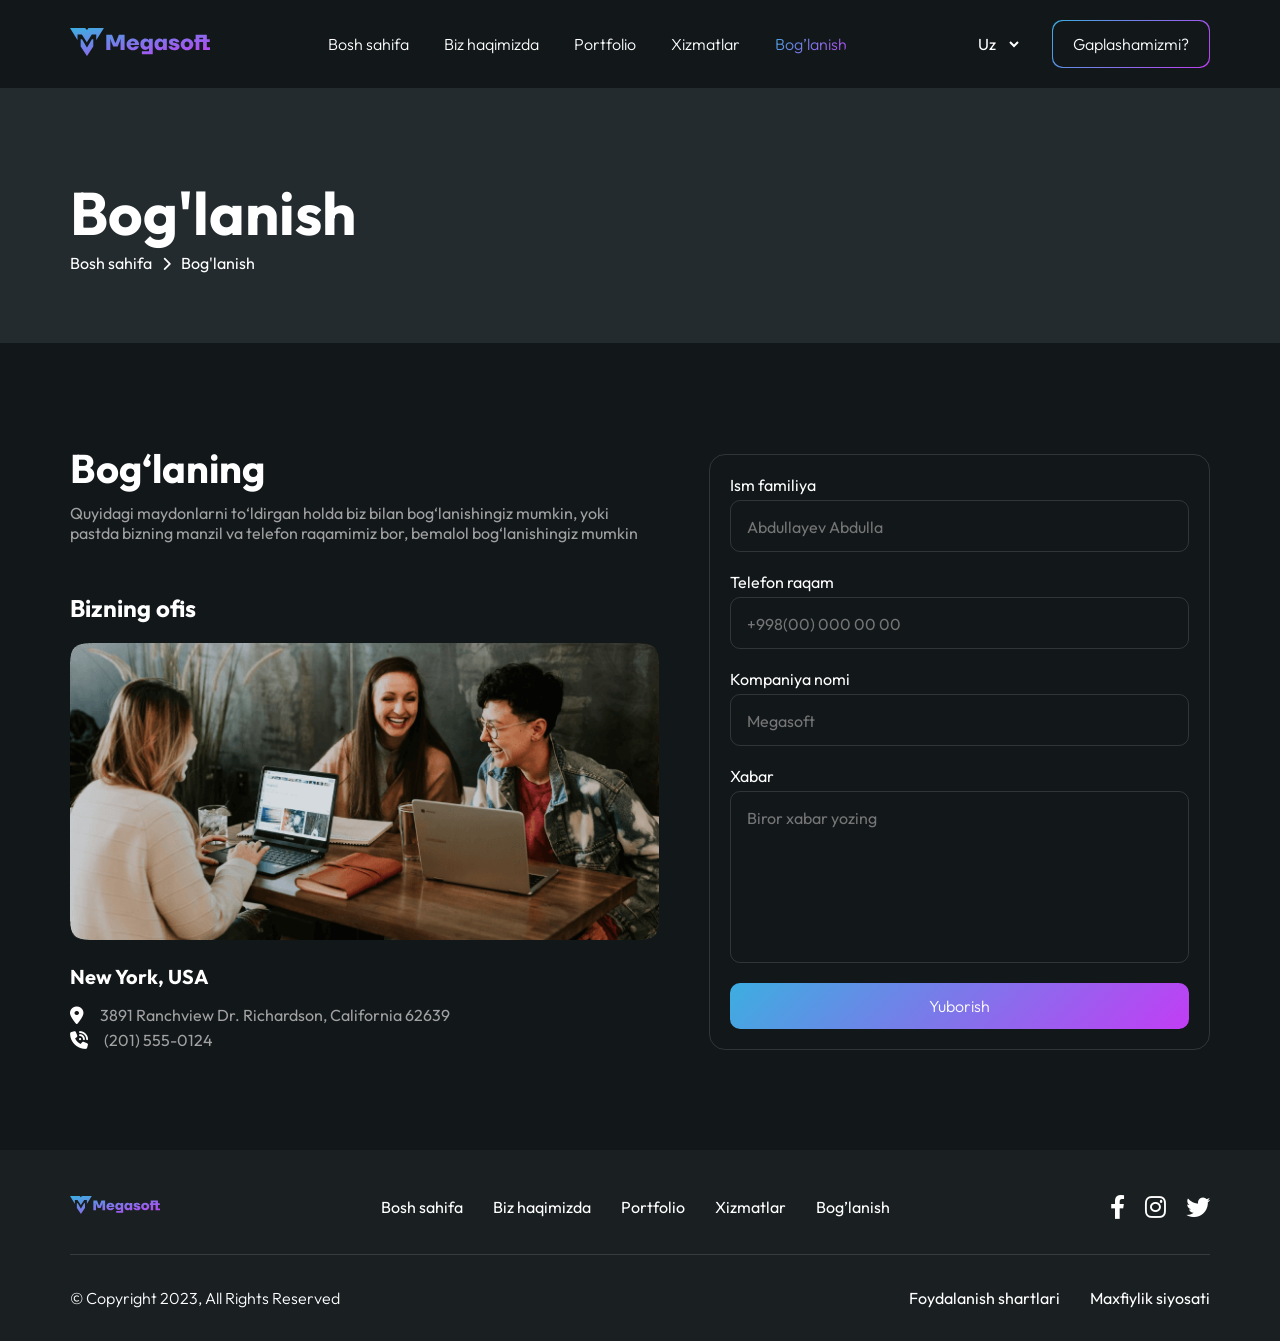
<file: contact.html>
<!DOCTYPE html>
<html lang="en">
  <head>
    <meta charset="UTF-8" />
    <meta name="viewport" content="width=device-width, initial-scale=1.0" />
    <!-- TITLE for website -->
    <title>MegaSoft | Website</title>

    <!-- CSS file links below -->
    <link rel="stylesheet" href="css/main.css" />
    <link rel="stylesheet" href="css/fonts.css" />
    <link rel="stylesheet" href="css/icons.css" />
    <!-- This style for only this page -->
    <link rel="stylesheet" href="css/contact.css" />
  </head>

  <body>
    <!--========================================== Start WRAPPER Section ==========================================-->
    <div class="wrapper">
      <!--====================================== Start NAVBAR section ======================================-->
      <nav class="site-nav">
        <!-- Site LOGO -->
        <div class="site-nav__container">
          <div class="site-nav-logo">
            <a href="index.html" class="site-nav-logo__item"
              ><img src="assets/icons/site-logo.svg" class="site-logo site-nav__logo-img"></a
            >
          </div>
          <!-- SITENAV menu -->
          <div class="site-nav-menu">
            <ul class="site-nav-menu__list">
              <li class="site-nav__list">
                <a href="index.html" class="site-nav__link">Bosh sahifa</a>
              </li>
              <li class="site-nav__list">
                <a href="about.html" class="site-nav__link">Biz haqimizda</a>
              </li>
              <li class="site-nav__list">
                <a href="portfolio.html" class="site-nav__link">Portfolio</a>
              </li>
              <li class="site-nav__list">
                <a href="services.html" class="site-nav__link">Xizmatlar</a>
              </li>
              <li class="site-nav__list">
                <a href="contact.html" class="site-nav__link active"
                  >Bog’lanish</a
                >
              </li>
            </ul>
          </div>
          <!-- SITENAV Btn -->
          <div class="site-nav-btns">
            <div class="site-nav__toggle">
              <select class="site-nav-btns__toggle">
                <option value="uz">Uz</option>
                <option value="en">En</option>
              </select>
            </div>
            <div class="site-nav-btns__wrapper">
              <button class="site-nav-btns__btn open__modal-btn">
                Gaplashamizmi?
              </button>
            </div>
            <button class="site-nav__menu-icon">
              <img src="assets/icons/menu-icon.svg" alt="Menu__icon" />
            </button>
          </div>
        </div>
      </nav>
      <!-- /NAVBAR -->
      <!--====================================== Start HEADER section ======================================-->
      <header class="header">
        <!--====================================== Start CONTACT-PAGE__BANNER section ======================================-->
        <div class="contact-page__banner page__banner-bg">
          <div class="container">
            <div class="contact-page">
              <h1 class="contact-page__title">Bog'lanish</h1>
              <div class="contact-page__links">
                <a href="index.html" class="contact-page__home">Bosh sahifa</a>
                <span class="contact-page__link-sign"
                  ><i
                    class="contact-page__icon fa-solid fa-chevron-right"
                    style="color: #ffffff"
                  ></i
                ></span>
                <a href="contact-page.html" class="contact-page__link"
                  >Bog'lanish</a
                >
              </div>
            </div>
          </div>
        </div>
        <!-- /CONTACT__BANNER -->
      </header>
      <!-- /HEADER -->

      <!--=============================================== Start MAIN section ===============================================-->
      <main class="main">
        <!--=============================================== Start CONNECTION section ===============================================-->

        <div class="connection">
          <div class="container">
            <div class="connection__wrapper">
              <div class="connection__body">
                <div class="connection__desc">
                  <h2 class="connection__title main-title">Bog‘laning</h2>
                  <p class="connection__text main-text">
                    Quyidagi maydonlarni to‘ldirgan holda biz bilan
                    bog‘lanishingiz mumkin, yoki pastda bizning manzil va
                    telefon raqamimiz bor, bemalol bog‘lanishingiz mumkin
                  </p>
                </div>
                <div class="connection__info">
                  <h3 class="connection__info-title">Bizning ofis</h3>
                  <div class="connection__img-wrapper">
                    <img
                      src="images/connection__img.png"
                      alt="Img"
                      class="connection__img"
                    />
                  </div>
                  <h4 class="connection__location">New York, USA</h4>
                  <span class="contact__details main-text"
                    ><i
                      class="details__icons fa-solid fa-location-dot"
                      style="color: #ffffff"
                    ></i
                    >3891 Ranchview Dr. Richardson, California 62639</span
                  >
                  <span class="contact__details main-text">
                    <i
                      class="details__icons fa-solid fa-phone-volume"
                      style="color: #ffffff"
                    ></i>
                    (201) 555-0124</span
                  >
                </div>
              </div>
              <div class="connection__form">
                <form action="#" class="contact__page-form">
                  <label for="connection__name" class="connection__label"
                    >Ism familiya</label
                  >
                  <input
                    type="text"
                    class="connection__input"
                    id="connection__name"
                    placeholder="Abdullayev Abdulla"
                  />

                  <label for="connection__number" class="connection__label"
                    >Telefon raqam</label
                  >
                  <input
                    type="text"
                    class="connection__input"
                    id="connection__number"
                    placeholder="+998(00) 000 00 00 "
                  />

                  <label for="connection__company" class="connection__label"
                    >Kompaniya nomi</label
                  >
                  <input
                    type="text"
                    class="connection__input"
                    id="connection__company"
                    placeholder="Megasoft"
                  />

                  <label for="connection__message" class="connection__label"
                    >Xabar</label
                  >
                  <textarea
                    id="connection__message"
                    class="connection__input connection__message"
                    rows="7"
                    placeholder="Biror xabar yozing"
                  ></textarea>

                  <button type="submit" class="main-btn">Yuborish</button>
                </form>
              </div>
            </div>
          </div>
        </div>

        <!-- /CONNECTION -->
      </main>
      <!-- /MAIN -->

      <!--============================================= Start MODAL section =============================================-->
      <div class="modal hide">
        <div class="modal__dialog">
          <div class="modal__content">
            <div class="modal__wrapper">
              <form class="modal__form" action="#">
                <button class="modal__close">
                  <i class="fa-solid fa-xmark" style="color: #ffffff"></i>
                </button>
                <div class="modal__info">
                  <h3 class="modal__title">Gaplashamizmi?</h3>
                  <p class="modal__text">
                    Loyihangizga yangicha yechim berishni xoxlasangiz quyidagi
                    maydonlarni to‘ldiring, o’zimiz siz bilan bog‘lanamiz
                  </p>
                </div>
                <div class="modal__row">
                  <div class="modal__name input__wrapper">
                    <label for="modal__name" class="modal__label input__label"
                      >Ism</label
                    >
                    <input
                      type="text"
                      class="contact__input modal__name-item"
                      id="modal__name"
                    />
                  </div>
                  <div class="modal__email input__wrapper">
                    <label for="modal__email" class="modal__label input__label"
                      >Telefon raqam</label
                    >
                    <input
                      type="email"
                      class="contact__input modal__email-item"
                      id="modal__email"
                    />
                  </div>
                </div>
                <div class="modal__message input__wrapper">
                  <label for="modal__message" class="modal__label input__label"
                    >Xabar qoldiring</label
                  >
                  <textarea
                    rows="6"
                    class="contact__input modal__message-item"
                    id="modal__message"
                  ></textarea>
                </div>
                <button type="submit" class="modal__btn main-btn">
                  Yuborish
                </button>
              </form>
            </div>
          </div>
        </div>
      </div>
      <!-- /MODAL -->

      <!--============================================= Start FOOTER section =============================================-->
      <footer class="footer">
        <div class="container">
          <div class="footer__link">
            <div class="footer__logo site-logo">
              <a href="index.html" class="logo__item"><img src="assets/icons/site-logo.svg" class="site-logo footer__logo-img"></a>
            </div>

            <!--============================================= FOOTER__MEDIA =============================================-->
            <div class="footer__media">
              <a href="#"
                ><i class="fa-brands fa-facebook-f" style="color: #ffffff"></i
              ></a>
              <a href="#"
                ><i class="fa-brands fa-instagram" style="color: #ffffff"></i
              ></a>
              <a href="#"
                ><i class="fa-brands fa-twitter" style="color: #ffffff"></i
              ></a>
            </div>
            <!-- /FOOTER__MEDIA -->

            <!--============================================= Start FOOTER__MENU =============================================-->
            <ul class="footer__menu">
              <li class="footer__menu-list">
                <a href="index.html" class="footer__menu-link">Bosh sahifa</a>
              </li>
              <li class="footer__menu-list">
                <a href="about.html" class="footer__menu-link">Biz haqimizda</a>
              </li>
              <li class="footer__menu-list">
                <a href="portfolio.html" class="footer__menu-link">Portfolio</a>
              </li>
              <li class="footer__menu-list">
                <a href="services.html" class="footer__menu-link">Xizmatlar</a>
              </li>
              <li class="footer__menu-list">
                <a href="contact.html" class="footer__menu-link">Bog’lanish</a>
              </li>
            </ul>
            <!-- /FOOTER__MENU -->
          </div>
          <div class="footer__bottom">
            <p class="footer__desc">
              &copy; Copyright 2023, All Rights Reserved
            </p>
            <div class="footer__bottom-link">
              <a href="conditions.html">Foydalanish shartlari</a>
              <a href="privacy.html">Maxfiylik siyosati</a>
            </div>
          </div>
        </div>
      </footer>
      <!-- /FOOTER -->
    </div>
    <!-- /WRAPPER -->
    <script src="assets/js/main.js"></script>
  </body>
</html>
</file>
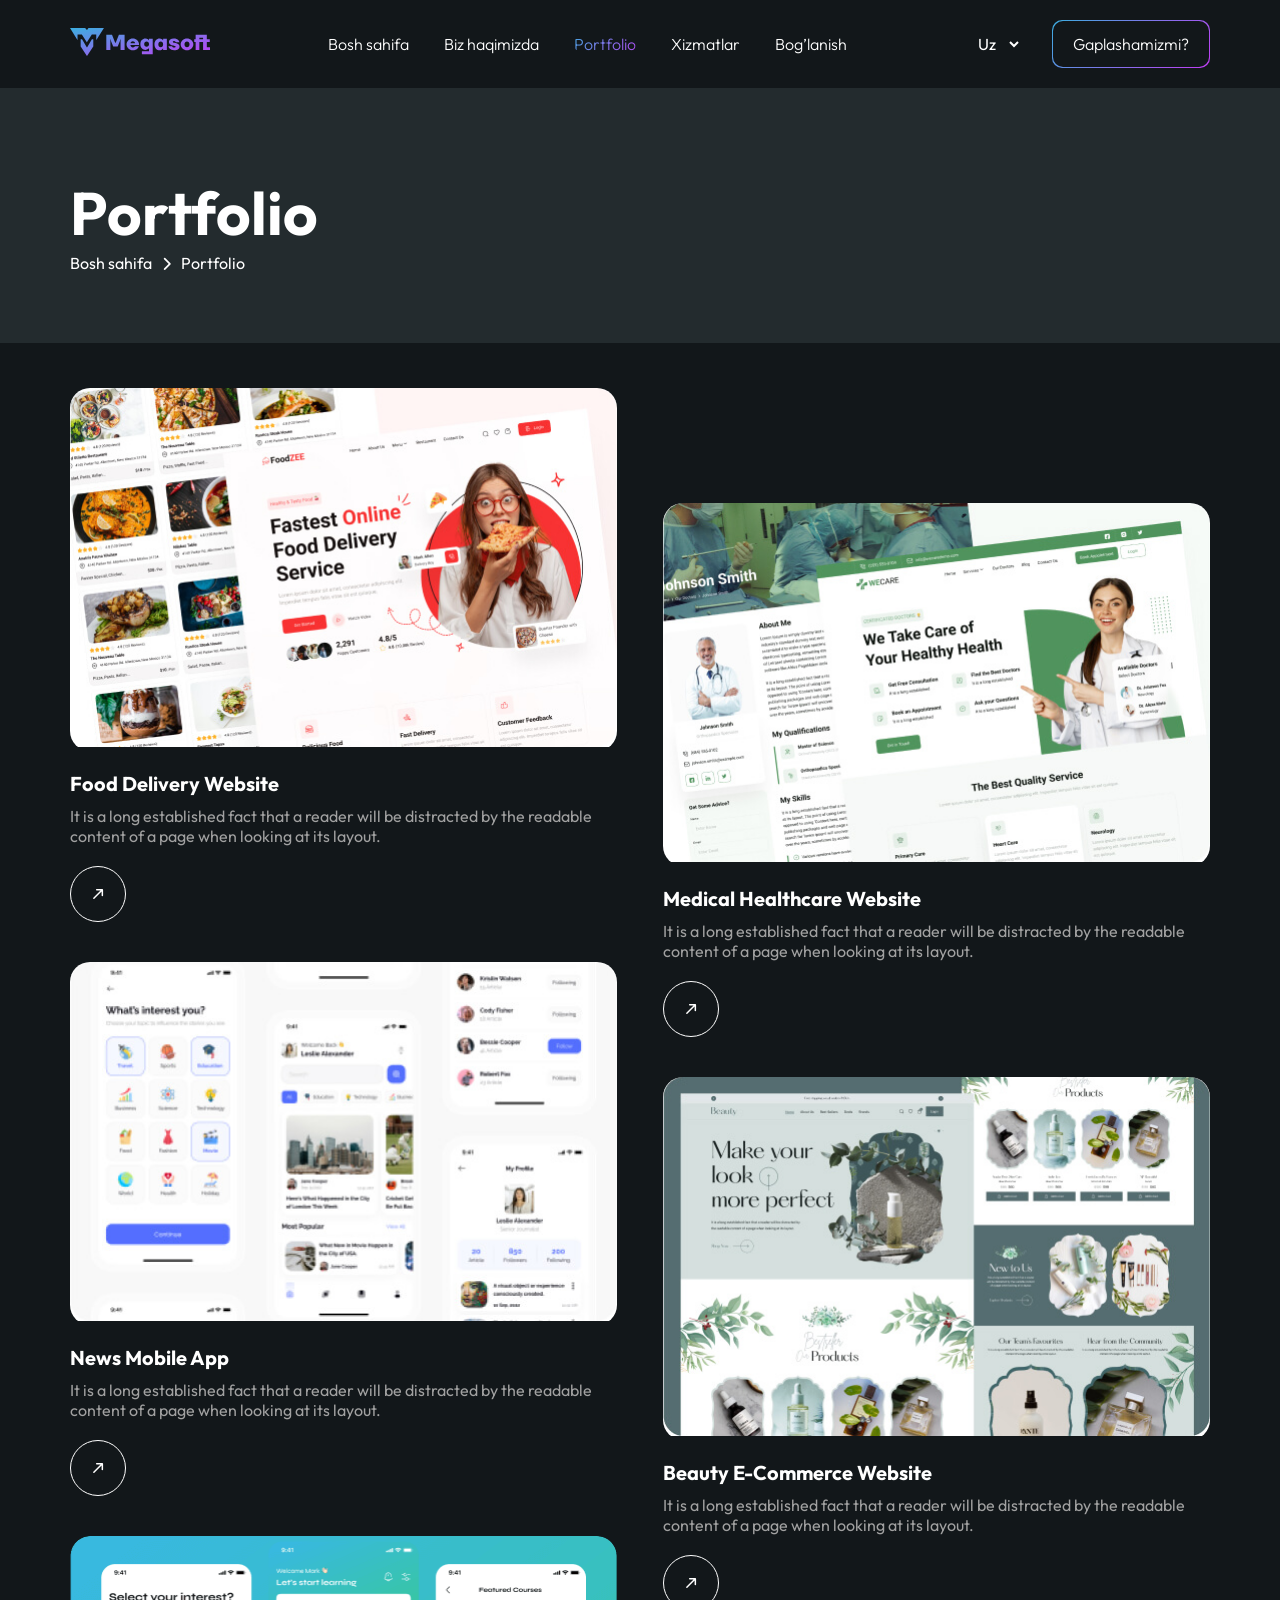
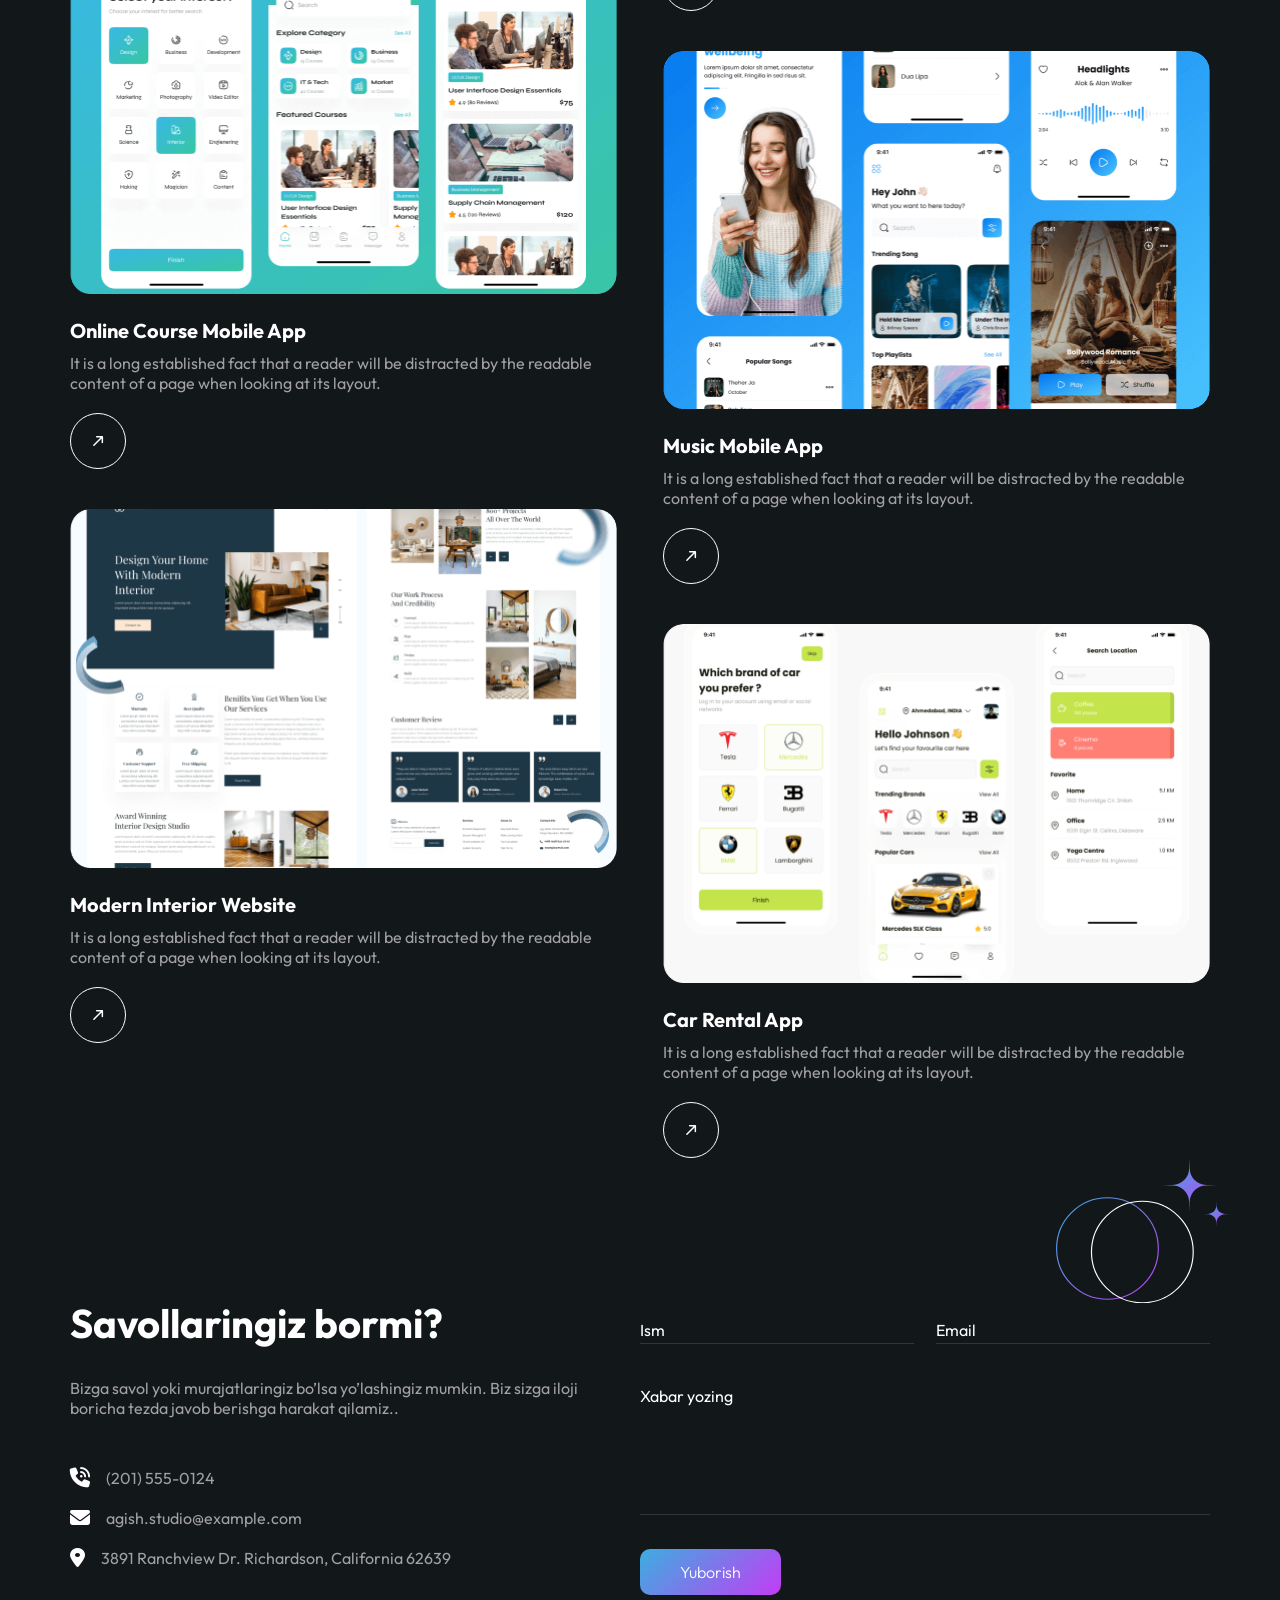
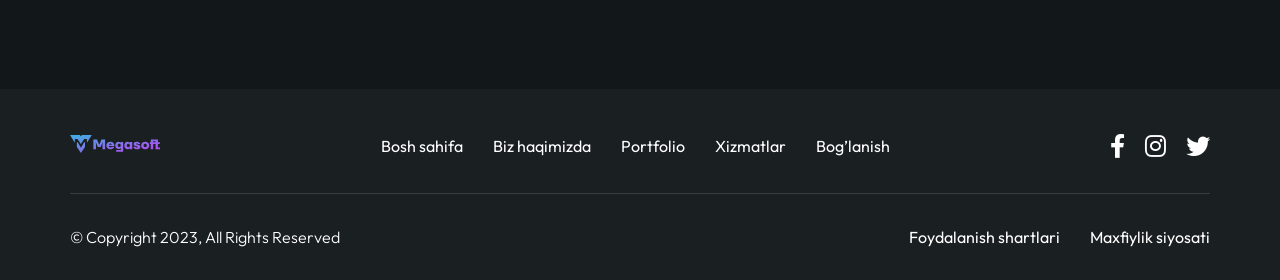
<file: portfolio.html>
<!DOCTYPE html>
<html lang="en">
  <head>
    <meta charset="UTF-8" />
    <meta name="viewport" content="width=device-width, initial-scale=1.0" />
    <!-- TITLE for website -->
    <title>MegaSoft | Website</title>

    <!-- CSS file links below -->
    <link rel="stylesheet" href="css/main.css" />
    <link rel="stylesheet" href="css/fonts.css" />
    <link rel="stylesheet" href="css/icons.css" />
    <!-- This style for only this page -->
    <link rel="stylesheet" href="css/portfolio.css" />
  </head>
  <body>
    <!--========================================== Start WRAPPER Section ==========================================-->
    <div class="wrapper">
      <!--====================================== Start NAVBAR section ======================================-->
      <nav class="site-nav">
        <!-- Site LOGO -->
        <div class="site-nav__container">
          <div class="site-nav-logo">
            <a href="index.html" class="site-nav-logo__item"
              ><img src="assets/icons/site-logo.svg" class="site-logo site-nav__logo-img"></a
            >
          </div>
          <!-- SITENAV menu -->
          <div class="site-nav-menu">
            <ul class="site-nav-menu__list">
              <li class="site-nav__list">
                <a href="index.html" class="site-nav__link">Bosh sahifa</a>
              </li>
              <li class="site-nav__list">
                <a href="about.html" class="site-nav__link">Biz haqimizda</a>
              </li>
              <li class="site-nav__list">
                <a href="portfolio.html" class="site-nav__link active"
                  >Portfolio</a
                >
              </li>
              <li class="site-nav__list">
                <a href="services.html" class="site-nav__link">Xizmatlar</a>
              </li>
              <li class="site-nav__list">
                <a href="contact.html" class="site-nav__link">Bog’lanish</a>
              </li>
            </ul>
          </div>
          <!-- SITENAV Btn -->
          <div class="site-nav-btns">
            <div class="site-nav__toggle">
              <select class="site-nav-btns__toggle">
                <option value="uz">Uz</option>
                <option value="en">En</option>
              </select>
            </div>
            <div class="site-nav-btns__wrapper">
              <button class="site-nav-btns__btn open__modal-btn">
                Gaplashamizmi?
              </button>
            </div>
            <button class="site-nav__menu-icon">
              <img src="assets/icons/menu-icon.svg" alt="Menu__icon" />
            </button>
          </div>
        </div>
      </nav>
      <!-- /NAVBAR -->

      <!--==================================== Start HEADER =========================================== -->
      <header class="header">
        <!-- Start PORTFOILIO banner -->
        <div class="portfolio-page__banner page__banner-bg">
          <div class="container">
            <div class="portfolio-page">
              <h1 class="portfolio-page__title">Portfolio</h1>
              <div class="portfolio-page__links">
                <a href="index.html" class="portfolio-page__home"
                  >Bosh sahifa</a
                >
                <span class="portfolio-page__link-sign"
                  ><i
                    class="portfolio-page__icon fa-solid fa-chevron-right"
                    style="color: #ffffff"
                  ></i
                ></span>
                <a href="portfolio.html" class="portfolio-page__link"
                  >Portfolio</a
                >
              </div>
            </div>
          </div>
        </div>
      </header>
      <!-- /HEADER -->

      <!--=============================================== Start MAIN section ===============================================-->
      <main class="main">
        <div class="container">
          <!--=========================================== Start PORTFOLIO section ===========================================-->
          <div class="portfolio portfolio-page__items">
            <!-- Portfolio content -->
            <div class="portfolio__content">
              <!-- Portfolio Column -->
              <div class="portfolio__col">
                <!-- Portfolio item -->
                <div class="portfolio__item">
                  <div class="portfolio__img-wrapper">
                    <a href="#" class="portfolio__link-img">
                      <img
                        src="images/Food-delivery.jpg"
                        alt="Food Delivery"
                        class="portfolio__item-img"
                      />
                    </a>
                  </div>
                  <h4 class="portfolio__item-title">Food Delivery Website</h4>
                  <p class="portfolio__item-text main-text">
                    It is a long established fact that a reader will be
                    distracted by the readable content of a page when looking at
                    its layout.
                  </p>
                  <div class="portfolio__item-link">
                    <a href="#" class="link__item">
                      <img
                        src="assets/icons/arrow-right.svg"
                        alt="Arrow"
                        class="link__icon"
                      />
                    </a>
                  </div>
                </div>
                <!-- Portfolio item -->
                <div class="portfolio__item">
                  <div class="portfolio__img-wrapper snikers">
                    <a href="" class="portfolio__link-img">
                      <img
                        src="images/News-app.jpg"
                        alt="Food Delivery"
                        class="portfolio__item-img"
                      />
                    </a>
                  </div>
                  <h4 class="portfolio__item-title">News Mobile App</h4>
                  <p class="portfolio__item-text main-text">
                    It is a long established fact that a reader will be
                    distracted by the readable content of a page when looking at
                    its layout.
                  </p>
                  <div class="portfolio__item-link">
                    <a href="#" class="link__item">
                      <img
                        src="assets/icons/arrow-right.svg"
                        alt="Arrow"
                        class="link__icon"
                      />
                    </a>
                  </div>
                </div>

                <!-- Portfolio item -->
                <div class="portfolio__item">
                  <div class="portfolio__img-wrapper">
                    <a href="#" class="portfolio__link-img">
                      <img
                        src="images/Course-app.png"
                        alt="Food Delivery"
                        class="portfolio__item-img"
                      />
                    </a>
                  </div>
                  <h4 class="portfolio__item-title">
                    Online Course Mobile App
                  </h4>
                  <p class="portfolio__item-text main-text">
                    It is a long established fact that a reader will be
                    distracted by the readable content of a page when looking at
                    its layout.
                  </p>
                  <div class="portfolio__item-link">
                    <a href="#" class="link__item">
                      <img
                        src="assets/icons/arrow-right.svg"
                        alt="Arrow"
                        class="link__icon"
                      />
                    </a>
                  </div>
                </div>

                <!-- Portfolio item -->
                <div class="portfolio__item">
                  <div class="portfolio__img-wrapper snikers">
                    <a href="" class="portfolio__link-img">
                      <img
                        src="images/Interior-web.png"
                        alt="Food Delivery"
                        class="portfolio__item-img"
                      />
                    </a>
                  </div>
                  <h4 class="portfolio__item-title">Modern Interior Website</h4>
                  <p class="portfolio__item-text main-text">
                    It is a long established fact that a reader will be
                    distracted by the readable content of a page when looking at
                    its layout.
                  </p>
                  <div class="portfolio__item-link">
                    <a href="#" class="link__item">
                      <img
                        src="assets/icons/arrow-right.svg"
                        alt="Arrow"
                        class="link__icon"
                      />
                    </a>
                  </div>
                </div>
              </div>

              <!-- Portfolio__column -->
              <div class="portfolio__col">
                <!-- Portfolio item -->
                <div class="portfolio__item">
                  <div class="portfolio__img-wrapper">
                    <a href="" class="portfolio__link-img">
                      <img
                        src="images/medical.jpg"
                        alt="Food Delivery"
                        class="portfolio__item-img"
                      />
                    </a>
                  </div>
                  <h4 class="portfolio__item-title">
                    Medical Healthcare Website
                  </h4>
                  <p class="portfolio__item-text main-text">
                    It is a long established fact that a reader will be
                    distracted by the readable content of a page when looking at
                    its layout.
                  </p>
                  <div class="portfolio__item-link">
                    <a href="#" class="link__item">
                      <img
                        src="assets/icons/arrow-right.svg"
                        alt="Arrow"
                        class="link__icon"
                      />
                    </a>
                  </div>
                </div>
                <!-- Portfolio item -->
                <div class="portfolio__item">
                  <div class="portfolio__img-wrapper snikers">
                    <a href="" class="portfolio__link-img">
                      <img
                        src="images/E-Commers.jpg"
                        alt="Food Delivery"
                        class="portfolio__item-img"
                      />
                    </a>
                  </div>
                  <h4 class="portfolio__item-title">
                    Beauty E-Commerce Website
                  </h4>
                  <p class="portfolio__item-text main-text">
                    It is a long established fact that a reader will be
                    distracted by the readable content of a page when looking at
                    its layout.
                  </p>
                  <div class="portfolio__item-link">
                    <a href="#" class="link__item">
                      <img
                        src="assets/icons/arrow-right.svg"
                        alt="Arrow"
                        class="link__icon"
                      />
                    </a>
                  </div>
                </div>

                <!-- Portfolio item -->
                <div class="portfolio__item">
                  <div class="portfolio__img-wrapper">
                    <a href="" class="portfolio__link-img">
                      <img
                        src="images/Music-app.png"
                        alt="Food Delivery"
                        class="portfolio__item-img"
                      />
                    </a>
                  </div>
                  <h4 class="portfolio__item-title">Music Mobile App</h4>
                  <p class="portfolio__item-text main-text">
                    It is a long established fact that a reader will be
                    distracted by the readable content of a page when looking at
                    its layout.
                  </p>
                  <div class="portfolio__item-link">
                    <a href="#" class="link__item">
                      <img
                        src="assets/icons/arrow-right.svg"
                        alt="Arrow"
                        class="link__icon"
                      />
                    </a>
                  </div>
                </div>
                <!-- Portfolio item -->
                <div class="portfolio__item">
                  <div class="portfolio__img-wrapper snikers">
                    <a href="" class="portfolio__link-img">
                      <img
                        src="images/Rental-app.png"
                        alt="Food Delivery"
                        class="portfolio__item-img"
                      />
                    </a>
                  </div>
                  <h4 class="portfolio__item-title">Car Rental App</h4>
                  <p class="portfolio__item-text main-text">
                    It is a long established fact that a reader will be
                    distracted by the readable content of a page when looking at
                    its layout.
                  </p>
                  <div class="portfolio__item-link">
                    <a href="#" class="link__item">
                      <img
                        src="assets/icons/arrow-right.svg"
                        alt="Arrow"
                        class="link__icon"
                      />
                    </a>
                  </div>
                </div>
              </div>
              <!-- ************************************************ -->
            </div>
          </div>
          <!-- /PORTFOLIO -->
          <!-- ICON for main__section bottom -->
          <img
            src="images/profession__before.svg"
            alt="Cervices"
            class="main__section-icons profession__before portfolio-page__after"
          />
        </div>
        <!-- /CONTAINER -->

        <div class="container">
          <!--=========================================== Start CONTACT section ===========================================-->
          <div class="contact">
            <div class="contact__info">
              <h3 class="contact__title main-title">Savollaringiz bormi?</h3>
              <p class="contact__desc main-text">
                Bizga savol yoki murajatlaringiz bo’lsa yo’lashingiz mumkin. Biz
                sizga iloji boricha tezda javob berishga harakat qilamiz..
              </p>
              <span class="contact__details main-text">
                <i
                  class="details__icons fa-solid fa-phone-volume"
                  style="color: #ffffff"
                ></i>
                (201) 555-0124</span
              >
              <span class="contact__details main-text"
                ><i
                  class="details__icons fa-solid fa-envelope"
                  style="color: #ffffff"
                ></i
                >agish.studio@example.com</span
              >
              <span class="contact__details main-text"
                ><i
                  class="details__icons fa-solid fa-location-dot"
                  style="color: #ffffff"
                ></i
                >3891 Ranchview Dr. Richardson, California 62639</span
              >
            </div>
            <div class="contact__form">
              <form action="form">
                <div class="contact__row">
                  <div class="contact__name input__wrapper">
                    <label
                      for="contact__name"
                      class="contact__label input__label"
                      >Ism</label
                    >
                    <input
                      type="text"
                      class="contact__input contact__name-item"
                      id="contact__name"
                    />
                  </div>
                  <div class="contact__email input__wrapper">
                    <label
                      for="contact__email"
                      class="contact__label input__label"
                      >Email</label
                    >
                    <input
                      type="email"
                      class="contact__input contact__email-item"
                      id="contact__email"
                    />
                  </div>
                </div>
                <div class="contact__message input__wrapper">
                  <label
                    for="contact__message"
                    class="contact__label input__label"
                    >Xabar yozing</label
                  >
                  <textarea
                    rows="6"
                    class="contact__input contact__message-item"
                    id="contact__message"
                  ></textarea>
                </div>
                <button type="submit" class="contact__btn main-btn">
                  Yuborish
                </button>
              </form>
            </div>
          </div>
          <!-- /CONTACT -->
        </div>
      </main>
      <!-- /MAIN -->

      <!--============================================= Start MODAL section =============================================-->
      <div class="modal hide">
        <div class="modal__dialog">
          <div class="modal__content">
            <div class="modal__wrapper">
              <form class="modal__form" action="#">
                <button class="modal__close">
                  <i class="fa-solid fa-xmark" style="color: #ffffff"></i>
                </button>
                <div class="modal__info">
                  <h3 class="modal__title">Gaplashamizmi?</h3>
                  <p class="modal__text">
                    Loyihangizga yangicha yechim berishni xoxlasangiz quyidagi
                    maydonlarni to‘ldiring, o’zimiz siz bilan bog‘lanamiz
                  </p>
                </div>
                <div class="modal__row">
                  <div class="modal__name input__wrapper">
                    <label for="modal__name" class="modal__label input__label"
                      >Ism</label
                    >
                    <input
                      type="text"
                      class="contact__input modal__name-item"
                      id="modal__name"
                    />
                  </div>
                  <div class="modal__email input__wrapper">
                    <label for="modal__email" class="modal__label input__label"
                      >Telefon raqam</label
                    >
                    <input
                      type="email"
                      class="contact__input modal__email-item"
                      id="modal__email"
                    />
                  </div>
                </div>
                <div class="modal__message input__wrapper">
                  <label for="modal__message" class="modal__label input__label"
                    >Xabar qoldiring</label
                  >
                  <textarea
                    rows="6"
                    class="contact__input modal__message-item"
                    id="modal__message"
                  ></textarea>
                </div>
                <button type="submit" class="modal__btn main-btn">
                  Yuborish
                </button>
              </form>
            </div>
          </div>
        </div>
      </div>
      <!-- /MODAL -->

      <!--============================================= Start FOOTER section =============================================-->
      <footer class="footer">
        <div class="container">
          <div class="footer__link">
            <div class="footer__logo site-logo">
              <a href="index.html" class="logo__item"><img src="assets/icons/site-logo.svg" class="site-logo footer__logo-img"></a>
            </div>

            <!--============================================= FOOTER__MEDIA =============================================-->
            <div class="footer__media">
              <a href="#"
                ><i class="fa-brands fa-facebook-f" style="color: #ffffff"></i
              ></a>
              <a href="#"
                ><i class="fa-brands fa-instagram" style="color: #ffffff"></i
              ></a>
              <a href="#"
                ><i class="fa-brands fa-twitter" style="color: #ffffff"></i
              ></a>
            </div>
            <!-- /FOOTER__MEDIA -->

            <!--============================================= Start FOOTER__MENU =============================================-->
            <ul class="footer__menu">
              <li class="footer__menu-list">
                <a href="index.html" class="footer__menu-link">Bosh sahifa</a>
              </li>
              <li class="footer__menu-list">
                <a href="about.html" class="footer__menu-link">Biz haqimizda</a>
              </li>
              <li class="footer__menu-list">
                <a href="portfolio.html" class="footer__menu-link">Portfolio</a>
              </li>
              <li class="footer__menu-list">
                <a href="services.html" class="footer__menu-link">Xizmatlar</a>
              </li>
              <li class="footer__menu-list">
                <a href="contact.html" class="footer__menu-link">Bog’lanish</a>
              </li>
            </ul>
            <!-- /FOOTER__MENU -->
          </div>
          <div class="footer__bottom">
            <p class="footer__desc">
              &copy; Copyright 2023, All Rights Reserved
            </p>
            <div class="footer__bottom-link">
              <a href="conditions.html">Foydalanish shartlari</a>
              <a href="privacy.html">Maxfiylik siyosati</a>
            </div>
          </div>
        </div>
      </footer>
      <!-- /FOOTER -->
    </div>
    <!-- /WRAPPER -->
    <script src="assets/js/main.js"></script>
  </body>
</html>
</file>
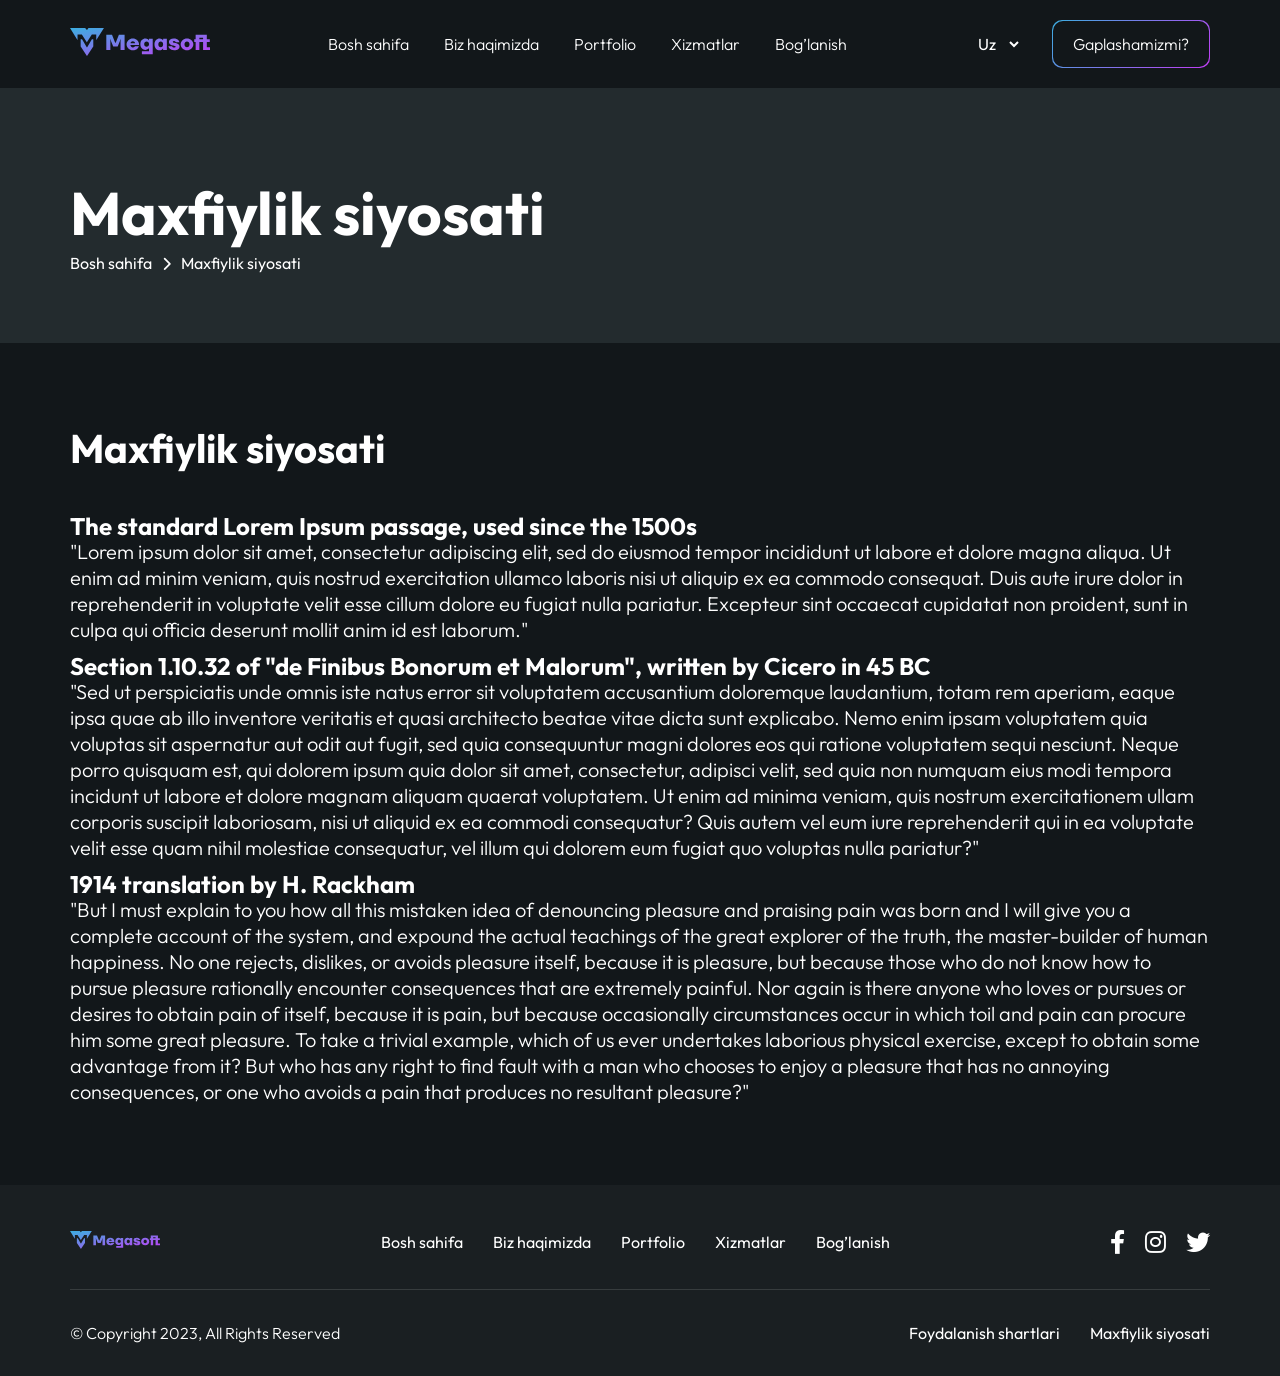
<file: privacy.html>
<!DOCTYPE html>
<html lang="en">
  <head>
    <meta charset="UTF-8" />
    <meta name="viewport" content="width=device-width, initial-scale=1.0" />
    <title>MegaSoft | Website</title>
    <link rel="stylesheet" href="css/main.css" />
    <link rel="stylesheet" href="css/fonts.css" />
    <link rel="stylesheet" href="css/icons.css" />
    <!-- This style for only this page -->
    <link rel="stylesheet" href="css/privacy.css" />
  </head>

  <body>
    <!--********************************* Start WRAPPER Section ************************************ -->
    <div class="wrapper">
      <!--====================================== Start NAVBAR section ======================================-->
      <nav class="site-nav">
        <!-- Site LOGO -->
        <div class="site-nav__container">
          <div class="site-nav-logo">
            <a href="index.html" class="site-nav-logo__item"
              ><img src="assets/icons/site-logo.svg" class="site-logo site-nav__logo-img"></a
            >
          </div>
          <!-- SITENAV menu -->
          <div class="site-nav-menu">
            <ul class="site-nav-menu__list">
              <li class="site-nav__list">
                <a href="index.html" class="site-nav__link">Bosh sahifa</a>
              </li>
              <li class="site-nav__list">
                <a href="about.html" class="site-nav__link">Biz haqimizda</a>
              </li>
              <li class="site-nav__list">
                <a href="portfolio.html" class="site-nav__link">Portfolio</a>
              </li>
              <li class="site-nav__list">
                <a href="services.html" class="site-nav__link">Xizmatlar</a>
              </li>
              <li class="site-nav__list">
                <a href="contact.html" class="site-nav__link">Bog’lanish</a>
              </li>
            </ul>
          </div>
          <!-- SITENAV Btn -->
          <div class="site-nav-btns">
            <div class="site-nav__toggle">
              <select class="site-nav-btns__toggle">
                <option value="uz">Uz</option>
                <option value="en">En</option>
              </select>
            </div>
            <div class="site-nav-btns__wrapper">
              <button class="site-nav-btns__btn open__modal-btn">
                Gaplashamizmi?
              </button>
            </div>
            <button class="site-nav__menu-icon">
              <img src="assets/icons/menu-icon.svg" alt="Menu__icon" />
            </button>
          </div>
        </div>
      </nav>
      <!-- /NAVBAR -->

      <!-- Start HEADER -->
      <header class="header">
        <!-- Start ABOUT banner -->
        <div class="privacy__banner page__banner-bg">
          <div class="container">
            <div class="privacy">
              <h1 class="privacy__title">Maxfiylik siyosati</h1>
              <div class="privacy__links">
                <a href="index.html" class="privacy__home">Bosh sahifa</a>
                <span class="privacy__link-sign"
                  ><i
                    class="privacy__icon fa-solid fa-chevron-right"
                    style="color: #ffffff"
                  ></i
                ></span>
                <a href="privacy.html" class="privacy__link"
                  >Maxfiylik siyosati</a
                >
              </div>
            </div>
          </div>
        </div>
      </header>

      <!-- Start MAIN -->
      <main class="main">
        <div class="container">
          <div class="content">
            <h3 class="content__title">Maxfiylik siyosati</h3>
            <p class="content__text">
              <span class="content__theme"
                >The standard Lorem Ipsum passage, used since the 1500s</span
              >
              "Lorem ipsum dolor sit amet, consectetur adipiscing elit, sed do
              eiusmod tempor incididunt ut labore et dolore magna aliqua. Ut
              enim ad minim veniam, quis nostrud exercitation ullamco laboris
              nisi ut aliquip ex ea commodo consequat. Duis aute irure dolor in
              reprehenderit in voluptate velit esse cillum dolore eu fugiat
              nulla pariatur. Excepteur sint occaecat cupidatat non proident,
              sunt in culpa qui officia deserunt mollit anim id est laborum."

              <span class="content__theme"
                >Section 1.10.32 of "de Finibus Bonorum et Malorum", written by
                Cicero in 45 BC</span
              >
              "Sed ut perspiciatis unde omnis iste natus error sit voluptatem
              accusantium doloremque laudantium, totam rem aperiam, eaque ipsa
              quae ab illo inventore veritatis et quasi architecto beatae vitae
              dicta sunt explicabo. Nemo enim ipsam voluptatem quia voluptas sit
              aspernatur aut odit aut fugit, sed quia consequuntur magni dolores
              eos qui ratione voluptatem sequi nesciunt. Neque porro quisquam
              est, qui dolorem ipsum quia dolor sit amet, consectetur, adipisci
              velit, sed quia non numquam eius modi tempora incidunt ut labore
              et dolore magnam aliquam quaerat voluptatem. Ut enim ad minima
              veniam, quis nostrum exercitationem ullam corporis suscipit
              laboriosam, nisi ut aliquid ex ea commodi consequatur? Quis autem
              vel eum iure reprehenderit qui in ea voluptate velit esse quam
              nihil molestiae consequatur, vel illum qui dolorem eum fugiat quo
              voluptas nulla pariatur?"

              <span class="content__theme">1914 translation by H. Rackham</span>
              "But I must explain to you how all this mistaken idea of
              denouncing pleasure and praising pain was born and I will give you
              a complete account of the system, and expound the actual teachings
              of the great explorer of the truth, the master-builder of human
              happiness. No one rejects, dislikes, or avoids pleasure itself,
              because it is pleasure, but because those who do not know how to
              pursue pleasure rationally encounter consequences that are
              extremely painful. Nor again is there anyone who loves or pursues
              or desires to obtain pain of itself, because it is pain, but
              because occasionally circumstances occur in which toil and pain
              can procure him some great pleasure. To take a trivial example,
              which of us ever undertakes laborious physical exercise, except to
              obtain some advantage from it? But who has any right to find fault
              with a man who chooses to enjoy a pleasure that has no annoying
              consequences, or one who avoids a pain that produces no resultant
              pleasure?"
            </p>
          </div>
        </div>
      </main>

      <!--============================================= Start MODAL section =============================================-->
      <div class="modal hide">
        <div class="modal__dialog">
          <div class="modal__content">
            <div class="modal__wrapper">
              <form class="modal__form" action="#">
                <button class="modal__close">
                  <i class="fa-solid fa-xmark" style="color: #ffffff"></i>
                </button>
                <div class="modal__info">
                  <h3 class="modal__title">Gaplashamizmi?</h3>
                  <p class="modal__text">
                    Loyihangizga yangicha yechim berishni xoxlasangiz quyidagi
                    maydonlarni to‘ldiring, o’zimiz siz bilan bog‘lanamiz
                  </p>
                </div>
                <div class="modal__row">
                  <div class="modal__name input__wrapper">
                    <label for="modal__name" class="modal__label input__label"
                      >Ism</label
                    >
                    <input
                      type="text"
                      class="contact__input modal__name-item"
                      id="modal__name"
                    />
                  </div>
                  <div class="modal__email input__wrapper">
                    <label for="modal__email" class="modal__label input__label"
                      >Telefon raqam</label
                    >
                    <input
                      type="email"
                      class="contact__input modal__email-item"
                      id="modal__email"
                    />
                  </div>
                </div>
                <div class="modal__message input__wrapper">
                  <label for="modal__message" class="modal__label input__label"
                    >Xabar qoldiring</label
                  >
                  <textarea
                    rows="6"
                    class="contact__input modal__message-item"
                    id="modal__message"
                  ></textarea>
                </div>
                <button type="submit" class="modal__btn main-btn">
                  Yuborish
                </button>
              </form>
            </div>
          </div>
        </div>
      </div>
      <!-- /MODAL -->

      <!--============================================= Start FOOTER section =============================================-->
      <footer class="footer">
        <div class="container">
          <div class="footer__link">
            <div class="footer__logo site-logo">
              <a href="index.html" class="logo__item"><img src="assets/icons/site-logo.svg" class="site-logo footer__logo-img"></a>
            </div>

            <!--============================================= FOOTER__MEDIA =============================================-->
            <div class="footer__media">
              <a href="#"
                ><i class="fa-brands fa-facebook-f" style="color: #ffffff"></i
              ></a>
              <a href="#"
                ><i class="fa-brands fa-instagram" style="color: #ffffff"></i
              ></a>
              <a href="#"
                ><i class="fa-brands fa-twitter" style="color: #ffffff"></i
              ></a>
            </div>
            <!-- /FOOTER__MEDIA -->

            <!--============================================= Start FOOTER__MENU =============================================-->
            <ul class="footer__menu">
              <li class="footer__menu-list">
                <a href="index.html" class="footer__menu-link">Bosh sahifa</a>
              </li>
              <li class="footer__menu-list">
                <a href="about.html" class="footer__menu-link">Biz haqimizda</a>
              </li>
              <li class="footer__menu-list">
                <a href="portfolio.html" class="footer__menu-link">Portfolio</a>
              </li>
              <li class="footer__menu-list">
                <a href="services.html" class="footer__menu-link">Xizmatlar</a>
              </li>
              <li class="footer__menu-list">
                <a href="contact.html" class="footer__menu-link">Bog’lanish</a>
              </li>
            </ul>
            <!-- /FOOTER__MENU -->
          </div>
          <div class="footer__bottom">
            <p class="footer__desc">
              &copy; Copyright 2023, All Rights Reserved
            </p>
            <div class="footer__bottom-link">
              <a href="conditions.html">Foydalanish shartlari</a>
              <a href="privacy.html">Maxfiylik siyosati</a>
            </div>
          </div>
        </div>
      </footer>
      <!-- /FOOTER -->
    </div>
    <script src="assets/js/main.js"></script>
  </body>
</html>
</file>
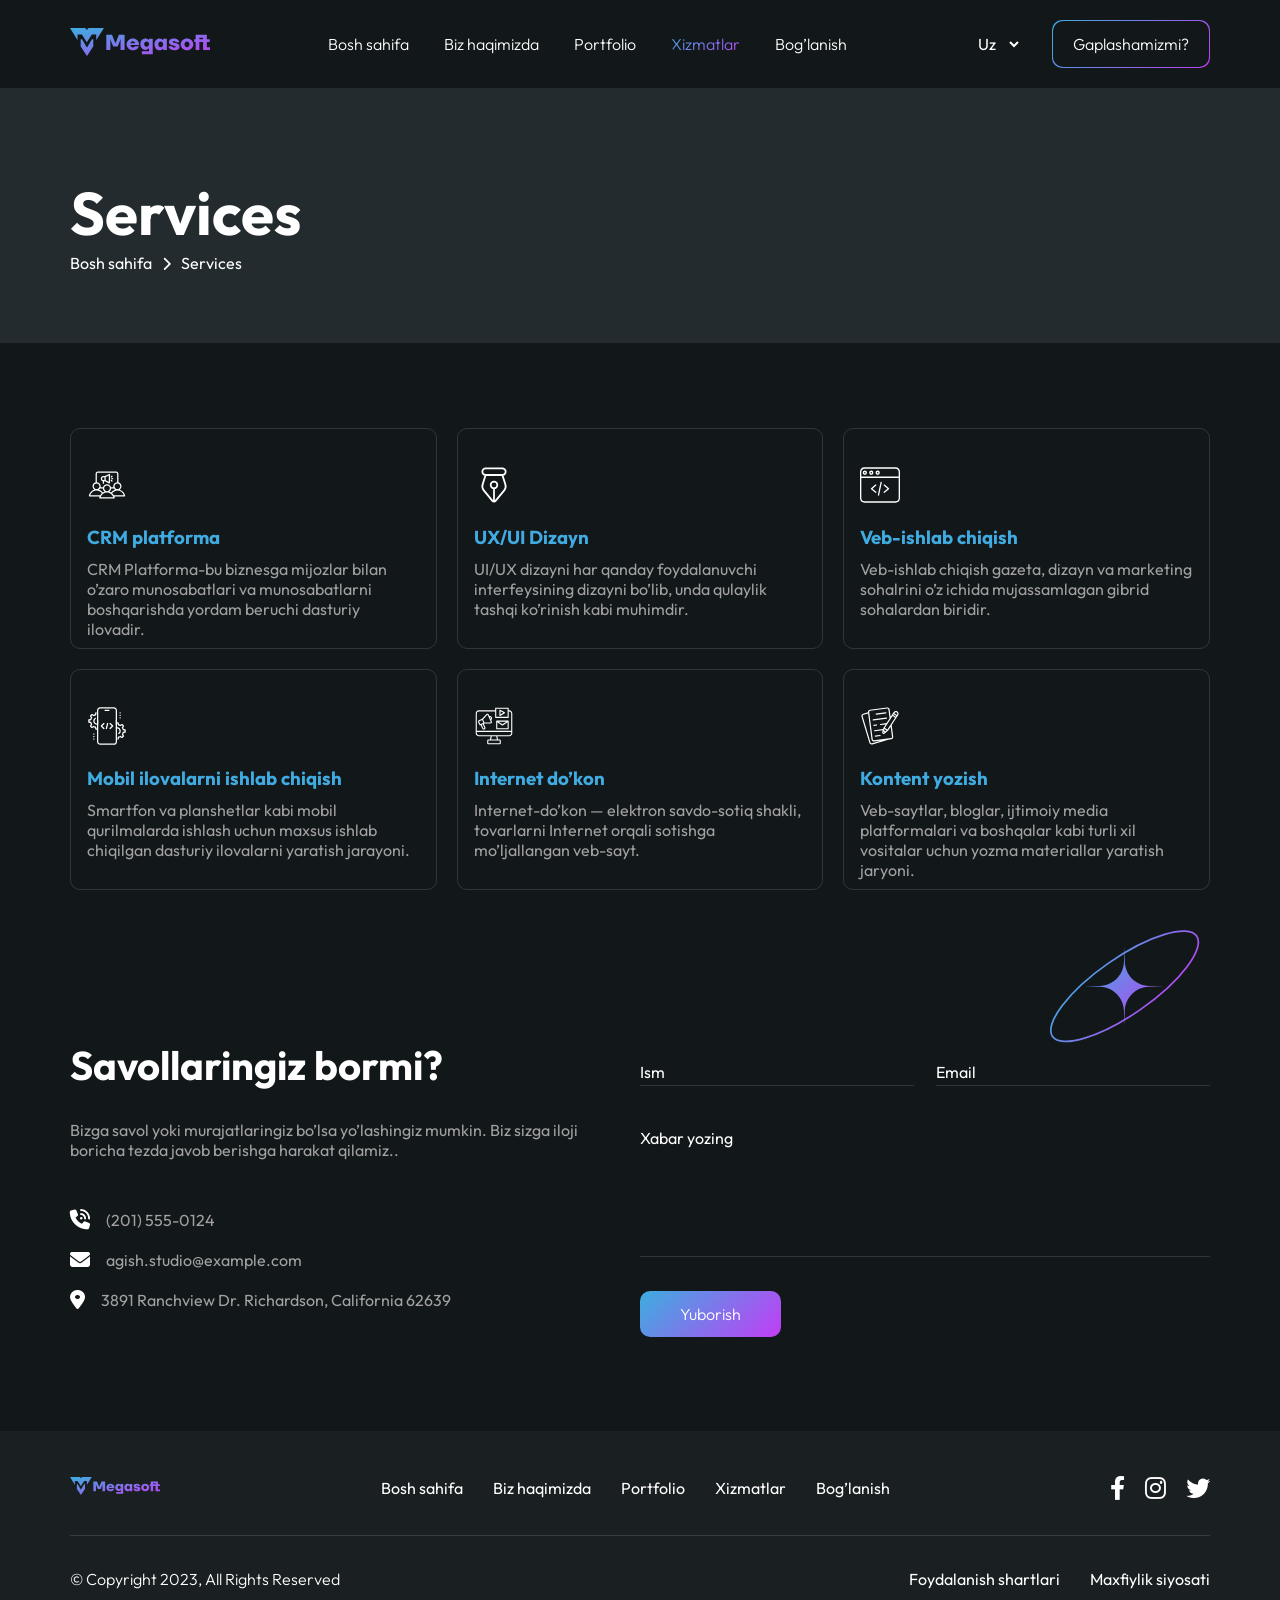
<file: services.html>
<!DOCTYPE html>
<html lang="en">
  <head>
    <meta charset="UTF-8" />
    <meta name="viewport" content="width=device-width, initial-scale=1.0" />
    <!-- TITLE for website -->
    <title>MegaSoft | Website</title>

    <!-- CSS file links below -->
    <link rel="stylesheet" href="css/main.css" />
    <link rel="stylesheet" href="css/fonts.css" />
    <link rel="stylesheet" href="css/icons.css" />
    <!-- This style for only this page -->
    <link rel="stylesheet" href="css/services.css" />
  </head>
  <body>
    <!--========================================== Start WRAPPER Section ==========================================-->
    <div class="wrapper">
      <!--====================================== Start NAVBAR section ======================================-->
      <nav class="site-nav">
        <!-- Site LOGO -->
        <div class="site-nav__container">
          <div class="site-nav-logo">
            <a href="index.html" class="site-nav-logo__item"
              ><img src="assets/icons/site-logo.svg" class="site-logo site-nav__logo-img"></a
            >
          </div>
          <!-- SITENAV menu -->
          <div class="site-nav-menu">
            <ul class="site-nav-menu__list">
              <li class="site-nav__list">
                <a href="index.html" class="site-nav__link">Bosh sahifa</a>
              </li>
              <li class="site-nav__list">
                <a href="about.html" class="site-nav__link">Biz haqimizda</a>
              </li>
              <li class="site-nav__list">
                <a href="portfolio.html" class="site-nav__link">Portfolio</a>
              </li>
              <li class="site-nav__list">
                <a href="services.html" class="site-nav__link active"
                  >Xizmatlar</a
                >
              </li>
              <li class="site-nav__list">
                <a href="contact.html" class="site-nav__link">Bog’lanish</a>
              </li>
            </ul>
          </div>
          <!-- SITENAV Btn -->
          <div class="site-nav-btns">
            <div class="site-nav__toggle">
              <select class="site-nav-btns__toggle">
                <option value="uz">Uz</option>
                <option value="en">En</option>
              </select>
            </div>
            <div class="site-nav-btns__wrapper">
              <button class="site-nav-btns__btn open__modal-btn">
                Gaplashamizmi?
              </button>
            </div>
            <button class="site-nav__menu-icon">
              <img src="assets/icons/menu-icon.svg" alt="Menu__icon" />
            </button>
          </div>
        </div>
      </nav>
      <!-- /NAVBAR -->

      <!--==================================== Start HEADER =========================================== -->
      <header class="header">
        <!-- Start PORTFOILIO banner -->
        <div class="services-page__banner page__banner-bg">
          <div class="container">
            <div class="services-page">
              <h1 class="services-page__title">Services</h1>
              <div class="services-page__links">
                <a href="index.html" class="services-page__home">Bosh sahifa</a>
                <span class="services-page__link-sign"
                  ><i
                    class="services-page__icon fa-solid fa-chevron-right"
                    style="color: #ffffff"
                  ></i
                ></span>
                <a href="services.html" class="services-page__link">Services</a>
              </div>
            </div>
          </div>
        </div>
      </header>
      <!-- /HEADER -->

      <!--=============================================== Start MAIN section ===============================================-->
      <main class="main">
        <div class="container">
          <!--=========================================== Start SERVICES Section ===========================================-->
          <div class="services services-page__items">
            <div class="services-content">
              <div class="services-content-row">
                <div class="services-content__cards main-cards">
                  <div class="services__main-content">
                    <img
                      src="assets/icons/crm.svg"
                      alt="Crm platform"
                      class="services__cards-icon"
                    />
                    <h3 class="services__cards-title main-cards__title">
                      CRM platforma
                    </h3>
                    <p class="services__cards-desc main-text">
                      CRM Platforma-bu biznesga mijozlar bilan o’zaro
                      munosabatlari va munosabatlarni boshqarishda yordam
                      beruchi dasturiy ilovadir.
                    </p>
                  </div>
                  <a href class="services__cards-link">
                    <img
                      src="assets/icons/Arrow-circle.svg"
                      alt="Arrow"
                      class="arrow__icon"
                    />
                  </a>
                </div>
                <!-- *************************** -->
                <div class="services-content__cards main-cards">
                  <div class="services__main-content">
                    <img
                      src="assets/icons/fountain pen.svg"
                      alt="Crm platform"
                      class="services__cards-icon"
                    />
                    <h3 class="services__cards-title main-cards__title">
                      UX/UI Dizayn
                    </h3>
                    <p class="services__cards-desc main-text">
                      UI/UX dizayni har qanday foydalanuvchi interfeysining
                      dizayni bo’lib, unda qulaylik tashqi ko’rinish kabi
                      muhimdir.
                    </p>
                  </div>
                  <a href class="services__cards-link">
                    <img
                      src="assets/icons/Arrow-circle.svg"
                      alt
                      class="arrow__icon"
                    />
                  </a>
                </div>
                <!-- ****************************** -->
                <div class="services-content__cards main-cards">
                  <div class="services__main-content">
                    <img
                      src="assets/icons/web.svg"
                      alt="Crm platform"
                      class="services__cards-icon"
                    />
                    <h3 class="services__cards-title main-cards__title">
                      Veb-ishlab chiqish
                    </h3>
                    <p class="services__cards-desc main-text">
                      Veb-ishlab chiqish gazeta, dizayn va marketing sohalrini
                      o’z ichida mujassamlagan gibrid sohalardan biridir.
                    </p>
                  </div>
                  <a href class="services__cards-link">
                    <img
                      src="assets/icons/Arrow-circle.svg"
                      alt
                      class="arrow__icon"
                    />
                  </a>
                </div>
                <div class="services-content__cards main-cards">
                  <div class="services__main-content">
                    <img
                      src="assets/icons/Mobile.svg"
                      alt="Crm platform"
                      class="services__cards-icon"
                    />
                    <h3 class="services__cards-title main-cards__title">
                      Mobil ilovalarni ishlab chiqish
                    </h3>
                    <p class="services__cards-desc main-text">
                      Smartfon va planshetlar kabi mobil qurilmalarda ishlash
                      uchun maxsus ishlab chiqilgan dasturiy ilovalarni yaratish
                      jarayoni.
                    </p>
                  </div>
                  <a href class="services__cards-link">
                    <img
                      src="assets/icons/Arrow-circle.svg"
                      alt
                      class="arrow__icon"
                    />
                  </a>
                </div>
                <!-- *************************** -->
                <div class="services-content__cards main-cards">
                  <div class="services__main-content">
                    <img
                      src="assets/icons/WebStore.svg"
                      alt="Crm platform"
                      class="services__cards-icon"
                    />
                    <h3 class="services__cards-title main-cards__title">
                      Internet do’kon
                    </h3>
                    <p class="services__cards-desc main-text">
                      Internet-do’kon — elektron savdo-sotiq shakli, tovarlarni
                      Internet orqali sotishga mo’ljallangan veb-sayt.
                    </p>
                  </div>
                  <a href class="services__cards-link">
                    <img
                      src="assets/icons/Arrow-circle.svg"
                      alt
                      class="arrow__icon"
                    />
                  </a>
                </div>
                <!-- ****************************** -->
                <div class="services-content__cards main-cards">
                  <div class="services__main-content">
                    <img
                      src="assets/icons/Writer.svg"
                      alt="Crm platform"
                      class="services__cards-icon"
                    />
                    <h3 class="services__cards-title main-cards__title">
                      Kontent yozish
                    </h3>
                    <p class="services__cards-des main-text">
                      Veb-saytlar, bloglar, ijtimoiy media platformalari va
                      boshqalar kabi turli xil vositalar uchun yozma materiallar
                      yaratish jaryoni.
                    </p>
                  </div>
                  <a href class="services__cards-link">
                    <img
                      src="assets/icons/Arrow-circle.svg"
                      alt
                      class="arrow__icon"
                    />
                  </a>
                </div>
              </div>
            </div>
          </div>
          <!-- ICON for main__section top -->
          <img
            src="images/Cervices__before.svg"
            alt="Cervices"
            class="main__section-icons cervices__before services-page__after"
          />
        </div>

        <div class="container">
          <!--=========================================== Start CONTACT section ===========================================-->
          <div class="contact">
            <div class="contact__info">
              <h3 class="contact__title main-title">Savollaringiz bormi?</h3>
              <p class="contact__desc main-text">
                Bizga savol yoki murajatlaringiz bo’lsa yo’lashingiz mumkin. Biz
                sizga iloji boricha tezda javob berishga harakat qilamiz..
              </p>
              <span class="contact__details main-text">
                <i
                  class="details__icons fa-solid fa-phone-volume"
                  style="color: #ffffff"
                ></i>
                (201) 555-0124</span
              >
              <span class="contact__details main-text"
                ><i
                  class="details__icons fa-solid fa-envelope"
                  style="color: #ffffff"
                ></i
                >agish.studio@example.com</span
              >
              <span class="contact__details main-text"
                ><i
                  class="details__icons fa-solid fa-location-dot"
                  style="color: #ffffff"
                ></i
                >3891 Ranchview Dr. Richardson, California 62639</span
              >
            </div>
            <div class="contact__form">
              <form action="form">
                <div class="contact__row">
                  <div class="contact__name input__wrapper">
                    <label
                      for="contact__name"
                      class="contact__label input__label"
                      >Ism</label
                    >
                    <input
                      type="text"
                      class="contact__input contact__name-item"
                      id="contact__name"
                    />
                  </div>
                  <div class="contact__email input__wrapper">
                    <label
                      for="contact__email"
                      class="contact__label input__label"
                      >Email</label
                    >
                    <input
                      type="email"
                      class="contact__input contact__email-item"
                      id="contact__email"
                    />
                  </div>
                </div>
                <div class="contact__message input__wrapper">
                  <label
                    for="contact__message"
                    class="contact__label input__label"
                    >Xabar yozing</label
                  >
                  <textarea
                    rows="6"
                    class="contact__input contact__message-item"
                    id="contact__message"
                  ></textarea>
                </div>
                <button type="submit" class="contact__btn main-btn">
                  Yuborish
                </button>
              </form>
            </div>
          </div>
          <!-- /CONTACT -->
        </div>
      </main>
      <!-- /MAIN -->

      <!--============================================= Start MODAL section =============================================-->
      <div class="modal hide">
        <div class="modal__dialog">
          <div class="modal__content">
            <div class="modal__wrapper">
              <form class="modal__form" action="#">
                <button class="modal__close">
                  <i class="fa-solid fa-xmark" style="color: #ffffff"></i>
                </button>
                <div class="modal__info">
                  <h3 class="modal__title">Gaplashamizmi?</h3>
                  <p class="modal__text">
                    Loyihangizga yangicha yechim berishni xoxlasangiz quyidagi
                    maydonlarni to‘ldiring, o’zimiz siz bilan bog‘lanamiz
                  </p>
                </div>
                <div class="modal__row">
                  <div class="modal__name input__wrapper">
                    <label for="modal__name" class="modal__label input__label"
                      >Ism</label
                    >
                    <input
                      type="text"
                      class="contact__input modal__name-item"
                      id="modal__name"
                    />
                  </div>
                  <div class="modal__email input__wrapper">
                    <label for="modal__email" class="modal__label input__label"
                      >Telefon raqam</label
                    >
                    <input
                      type="email"
                      class="contact__input modal__email-item"
                      id="modal__email"
                    />
                  </div>
                </div>
                <div class="modal__message input__wrapper">
                  <label for="modal__message" class="modal__label input__label"
                    >Xabar qoldiring</label
                  >
                  <textarea
                    rows="6"
                    class="contact__input modal__message-item"
                    id="modal__message"
                  ></textarea>
                </div>
                <button type="submit" class="modal__btn main-btn">
                  Yuborish
                </button>
              </form>
            </div>
          </div>
        </div>
      </div>
      <!-- /MODAL -->

      <!--============================================= Start FOOTER section =============================================-->
      <footer class="footer">
        <div class="container">
          <div class="footer__link">
            <div class="footer__logo site-logo">
              <a href="index.html" class="logo__item"><img src="assets/icons/site-logo.svg" class="site-logo footer__logo-img"></a>
            </div>

            <!--============================================= FOOTER__MEDIA =============================================-->
            <div class="footer__media">
              <a href="#"
                ><i class="fa-brands fa-facebook-f" style="color: #ffffff"></i
              ></a>
              <a href="#"
                ><i class="fa-brands fa-instagram" style="color: #ffffff"></i
              ></a>
              <a href="#"
                ><i class="fa-brands fa-twitter" style="color: #ffffff"></i
              ></a>
            </div>
            <!-- /FOOTER__MEDIA -->

            <!--============================================= Start FOOTER__MENU =============================================-->
            <ul class="footer__menu">
              <li class="footer__menu-list">
                <a href="index.html" class="footer__menu-link">Bosh sahifa</a>
              </li>
              <li class="footer__menu-list">
                <a href="about.html" class="footer__menu-link">Biz haqimizda</a>
              </li>
              <li class="footer__menu-list">
                <a href="portfolio.html" class="footer__menu-link">Portfolio</a>
              </li>
              <li class="footer__menu-list">
                <a href="services.html" class="footer__menu-link">Xizmatlar</a>
              </li>
              <li class="footer__menu-list">
                <a href="contact.html" class="footer__menu-link">Bog’lanish</a>
              </li>
            </ul>
            <!-- /FOOTER__MENU -->
          </div>
          <div class="footer__bottom">
            <p class="footer__desc">
              &copy; Copyright 2023, All Rights Reserved
            </p>
            <div class="footer__bottom-link">
              <a href="conditions.html">Foydalanish shartlari</a>
              <a href="privacy.html">Maxfiylik siyosati</a>
            </div>
          </div>
        </div>
      </footer>
      <!-- /FOOTER -->
    </div>
    <!-- /WRAPPER -->
    <script src="assets/js/main.js"></script>
  </body>
</html>
</file>
<file: css/main.css>
@import url("https://fonts.googleapis.com/css2?family=Outfit:wght@300;400;500;700&display=swap");
* {
  margin: 0;
  padding: 0;
  box-sizing: border-box;
  font-family: "Outfit", sans-serif;
}

.container {
  width: 100%;
  position: relative;
  max-width: 1180px;
  padding: 0 20px;
  margin: 0 auto;
}

.wrapper {
  min-height: 100vh;
}
.wrapper .main {
  flex-grow: 1;
}

a {
  text-decoration: none;
  color: inherit;
}

ul,
ol,
li {
  list-style: none;
}

button {
  cursor: pointer;
  border: none;
}

.wrapper {
  width: 100%;
  min-height: 100vh;
  display: flex;
  flex-direction: column;
}

/* FONTS  */
body {
  background-color: #12171a;
  font-family: "Outfit", "sans-serif";
  color: #fff;
  overflow-x: hidden;
}
@media (max-width: 420px) {
  body * {
    margin-right: 0;
    padding-right: 0;
  }
}

.show {
  display: block !important;
}

.hide {
  display: none !important;
}

.site-logo {
  position: relative;
}

.active {
  color: #b14bf2 !important;
  background: linear-gradient(132deg, #46a6e1 0%, #797be9 45.83%, #b14bf2 100%);
  background-clip: text;
  -webkit-background-clip: text;
  -webkit-text-fill-color: transparent;
}

.main-btn {
  position: relative;
  padding: 10px 20px;
  border-radius: 10px;
  background-image: linear-gradient(135deg, #3caee0 0%, #c23df5 100%);
  cursor: pointer;
  font-family: Outfit;
  font-size: 16px;
  font-style: normal;
  font-weight: 300;
  line-height: 26px;
  /* 162.5% */
  color: #fff;
  transition: background-image 1s;
  overflow: hidden;
  z-index: 1;
}
.main-btn::before {
  position: absolute;
  content: "";
  top: 0;
  right: 0;
  bottom: 0;
  left: 0;
  background-image: linear-gradient(135deg, #c23df5 0%, #3caee0 100%);
  z-index: -1;
  transition: opacity 0.5s linear;
  opacity: 0;
}
.main-btn:hover::before {
  opacity: 1;
}

.main-cards {
  position: relative;
  z-index: 1;
  display: flex;
  align-items: flex-start;
  justify-content: unset;
  flex-direction: column;
  border-radius: 10px;
  border: 1px solid rgba(169, 174, 177, 0.2);
  padding: 16px;
  flex-direction: column;
  align-items: flex-start;
  gap: 10px;
  transition: 1s;
  overflow: hidden;
}
.main-cards::before {
  position: absolute;
  content: "";
  top: 0;
  right: 0;
  bottom: 0;
  left: 0;
  background-image: linear-gradient(135deg, #3caee0 0%, #c23df5 100%);
  z-index: -1;
  transition: opacity 0.5s linear;
  opacity: 0;
}
.main-cards:hover::before {
  opacity: 1;
}
.main-cards:hover * {
  color: #fff !important;
}

.main-title {
  color: #fff;
  font-family: Outfit;
  font-size: 40px;
  font-style: normal;
  font-weight: 700;
  line-height: normal;
  margin-bottom: 10px;
}
@media (max-width: 1180px) {
  .main-title {
    font-size: calc(
      15px + 25 *
        ((100vw - 320px) / 860)
    );
  }
}

.main-text {
  font-size: 16px;
  color: #a1a1a1;
}
@media (max-width: 1180px) {
  .main-text {
    font-size: calc(
      14px + 2 *
        ((100vw - 320px) / 860)
    );
  }
}

.main-cards__title {
  color: #40ABE1;
}

.site-nav {
  font-size: 16px;
  padding: 20px 0;
  position: fixed;
  width: 100%;
  background-color: #12171a;
  z-index: 10;
}
@media (max-width: 1180px) {
  .site-nav {
    font-size: calc(
      13px + 3 *
        ((100vw - 320px) / 860)
    );
  }
}
.site-nav__container {
  width: 100%;
  max-width: 1180px;
  padding: 0 20px;
  margin: 0 auto;
  display: flex;
  align-items: center;
  justify-content: space-between;
}
.site-nav__logo-img {
  width: 140px;
  z-index: 11;
}
@media (max-width: 1180px) {
  .site-nav__logo-img {
    width: calc(
      95px + 45 *
        ((100vw - 320px) / 860)
    );
  }
}
.site-nav__border {
  background: linear-gradient(135deg, #3caee0 0%, #c23df5 100%);
  padding: 9px 1px;
  border-radius: 20px;
}
.site-nav-menu {
  display: flex;
  align-items: center;
  justify-content: center;
}
.site-nav-menu__list {
  display: flex;
  align-items: center;
  justify-content: space-between;
  gap: 35px;
  text-align: center;
  cursor: pointer;
}
.site-nav-menu__list .site-nav__link {
  font-family: Outfit;
  font-size: 16px;
  font-style: normal;
  font-weight: 300;
  line-height: 26px;
  color: #fff;
  transition: 0.5s;
  background-color: inherit;
  border-radius: 20px;
}
@media (max-width: 1180px) {
  .site-nav-menu__list .site-nav__link {
    font-size: calc(
      13px + 3 *
        ((100vw - 320px) / 860)
    );
  }
}
.site-nav-menu__list .site-nav__link:hover {
  color: #3caee0;
}
@media (max-width: 900px) {
  .site-nav-menu__list .site-nav__link {
    font-size: 20px;
  }
}
@media (max-width: 1000px) {
  .site-nav-menu__list {
    display: flex;
    align-items: center;
    justify-content: center;
    flex-direction: column;
  }
}
@media (max-width: 1000px) {
  .site-nav-menu {
    position: fixed;
    z-index: 2;
    top: 0;
    left: 0;
    height: 100%;
    width: 100%;
    transform: translate(0, -100%);
    background: #000;
    transition: all 0.5s ease-in-out;
    opacity: 1;
  }
}
.site-nav-menu__active {
  transform: translate(0, 0);
}
.site-nav-btns {
  display: flex;
  align-items: center;
  justify-content: space-around;
  gap: 30px;
}
@media (max-width: 1180px) {
  .site-nav-btns {
    gap: calc(
      5px + 25 *
        ((100vw - 320px) / 860)
    );
  }
}
.site-nav-btns .site-nav-btns__toggle {
  position: relative;
  outline: none;
  background-color: transparent;
  border: none;
  cursor: pointer;
  color: #fff;
  font-size: 16px;
  padding: 10px;
  transition: 0.3s;
  z-index: 10;
}
.site-nav-btns .site-nav-btns__toggle:hover {
  color: #3caee0;
}
.site-nav-btns .site-nav-btns__toggle option {
  background-color: #12171a;
  border: none;
  outline: none;
  font-size: 20px;
  color: #fff;
}
.site-nav-btns__wrapper {
  position: relative;
  z-index: 1;
  background-color: inherit;
  padding: 1px;
  background: linear-gradient(135deg, #3caee0 0%, #c23df5 100%);
  border-radius: 10px;
}
@media (max-width: 1000px) {
  .site-nav-btns__wrapper {
    display: none;
  }
}
.site-nav-btns__wrapper:hover {
  border: none;
}
.site-nav-btns__btn {
  position: relative;
  padding: 10px 20px;
  border-radius: 10px;
  cursor: pointer;
  font-family: Outfit;
  font-size: 16px;
  font-style: normal;
  font-weight: 300;
  line-height: 26px;
  color: #fff;
  background-color: #12171a;
  color: #fff;
  transition: background-image 1s;
  z-index: 1;
}
.site-nav-btns__btn::before {
  position: absolute;
  content: "";
  border-radius: 10px;
  top: -1px;
  right: -1px;
  bottom: -1px;
  left: -1px;
  background-image: linear-gradient(135deg, #c23df5 0%, #3caee0 100%);
  z-index: -1;
  transition: opacity 0.5s linear;
  opacity: 0;
}
.site-nav-btns__btn:hover::before {
  opacity: 1;
}
.site-nav__menu-icon {
  display: none;
  position: relative;
  z-index: 2;
  width: 50px;
  height: 50px;
  padding: 20px;
  border-radius: 10px;
  font-size: 20px;
  cursor: pointer;
  background-image: linear-gradient(135deg, #3caee0 0%, #c23df5 100%);
  transition: all 0.3s ease-in-out;
}
@media (max-width: 1000px) {
  .site-nav__menu-icon {
    display: flex;
    align-items: center;
    justify-content: center;
  }
}

.header {
  margin-top: 88px;
}
.header .banner {
  position: relative;
}
.header .banner__text {
  width: 100%;
  display: flex;
  align-items: flex-end;
  justify-content: unset;
}
@media (max-width: 1050px) {
  .header .banner__text {
    display: flex;
    flex-direction: column;
  }
}
.header .banner__title {
  width: 60%;
  position: relative;
}
@media (max-width: 1050px) {
  .header .banner__title {
    width: 100%;
  }
}
.header .banner__theme {
  font-size: 61px;
  color: #fff;
  font-family: Outfit;
  font-style: normal;
  font-weight: 700;
  line-height: 100%;
  letter-spacing: 1px;
  text-transform: uppercase;
  margin-bottom: 30px;
  position: relative;
}
@media (max-width: 1180px) {
  .header .banner__theme {
    font-size: calc(
      24px + 37 *
        ((100vw - 320px) / 860)
    );
  }
}
.header .banner__theme .header__special-letter {
  margin: 0;
  padding: 0;
}
.header .banner__theme .header__special-letter .special-letter__item {
  margin: 0;
  padding: 0;
  height: 43px;
}
@media (max-width: 1180px) {
  .header .banner__theme .header__special-letter .special-letter__item {
    height: calc(
      17px + 26 *
        ((100vw - 320px) / 860)
    );
  }
}
.header .banner__theme::after {
  content: url("../../images/Star 6.svg");
  position: absolute;
  left: 570px;
  width: 65px;
  transform: translate(0, -40%);
  top: 0;
  z-index: -1;
}
@media (max-width: 1180px) {
  .header .banner__theme::after {
    left: calc(
      300px + 270 *
        ((100vw - 320px) / 860)
    );
  }
}
@media (max-width: 1180px) {
  .header .banner__theme::after {
    width: calc(
      34px + 31 *
        ((100vw - 320px) / 860)
    );
  }
}
@media (max-width: 450px) {
  .header .banner__theme::after {
    right: 10px;
    left: unset;
  }
}
.header .banner__theme::before {
  content: url("../../images/Star 6.svg");
  position: absolute;
  left: 400px;
  width: 67px;
  bottom: 20px;
  z-index: -1;
}
@media (max-width: 1180px) {
  .header .banner__theme::before {
    left: calc(
      250px + 150 *
        ((100vw - 320px) / 860)
    );
  }
}
@media (max-width: 1180px) {
  .header .banner__theme::before {
    width: calc(
      57px + 10 *
        ((100vw - 320px) / 860)
    );
  }
}
@media (max-width: 1180px) {
  .header .banner__theme::before {
    bottom: calc(
      -30px + 50 *
        ((100vw - 320px) / 860)
    );
  }
}
@media (max-width: 450px) {
  .header .banner__theme::before {
    left: unset;
    right: 10px;
  }
}
.header .banner__info {
  width: 35%;
  margin-left: 20px;
  align-self: flex-end;
  display: flex;
  flex-direction: column;
}
@media (max-width: 1050px) {
  .header .banner__info {
    width: 100%;
  }
}
.header .banner__desc {
  margin-bottom: 30px;
  font-family: Outfit;
  font-size: 15px;
  font-style: normal;
  font-weight: 300;
  line-height: 30px;
  /* 200% */
}
.header .banner__btn {
  width: 160px;
}
.header .banner__bg {
  position: absolute;
  top: 0;
  width: 392px;
  left: 165px;
  transform: translate(0, -20%);
  z-index: -1;
}
@media (max-width: 1180px) {
  .header .banner__bg {
    width: calc(
      200px + 192 *
        ((100vw - 320px) / 860)
    );
  }
}
@media (max-width: 1180px) {
  .header .banner__bg {
    left: calc(
      90px + 75 *
        ((100vw - 320px) / 860)
    );
  }
}
.header .banner__bg-item {
  max-width: 100%;
}
@media (max-width: 350px) {
  .header .banner__bg {
    left: unset;
    right: 20px;
  }
}
.header .header-banner {
  width: 100%;
  margin-top: 35px;
}
.header .header-banner-img {
  position: relative;
  margin-top: 66px;
}
.header .header-banner-img__item {
  max-width: 100%;
  height: auto;
  object-fit: cover;
}
.header .header-banner-img .header__bg-scrolling {
  position: absolute;
  left: 50%;
  transform: translate(-50%, 22%);
  width: 148px;
  height: 148px;
  bottom: 0px;
  background: linear-gradient(135deg, #3caee0 0%, #c23df5 100%);
  border-radius: 50%;
}
@media (max-width: 1180px) {
  .header .header-banner-img .header__bg-scrolling {
    width: calc(
      35px + 113 *
        ((100vw - 320px) / 860)
    );
  }
}
@media (max-width: 1180px) {
  .header .header-banner-img .header__bg-scrolling {
    height: calc(
      35px + 113 *
        ((100vw - 320px) / 860)
    );
  }
}
@media (max-width: 1180px) {
  .header .header-banner-img .header__bg-scrolling {
    bottom: calc(
      4px + -4 *
        ((100vw - 320px) / 860)
    );
  }
}
.header .header-banner-img .header-banner__arrow {
  position: absolute;
  left: 50%;
  transform: translate(-50%, -50%);
  width: 50px;
  bottom: 0;
  animation-name: up-down;
  animation-duration: 1.25s;
  animation-iteration-count: infinite;
  animation-timing-function: linear;
}
@media (max-width: 1180px) {
  .header .header-banner-img .header-banner__arrow {
    width: calc(
      15px + 35 *
        ((100vw - 320px) / 860)
    );
  }
}
.header .header-banner__ellipse {
  position: absolute;
  left: 50%;
  transform: translate(-50%, 22%) rotate(0deg);
  width: 145px;
  bottom: 0px;
  border-radius: 50%;
  animation-name: scrolling;
  animation-duration: 8s;
  animation-iteration-count: infinite;
  animation-timing-function: linear;
}
@media (max-width: 1180px) {
  .header .header-banner__ellipse {
    width: calc(
      33px + 112 *
        ((100vw - 320px) / 860)
    );
  }
}
@media (max-width: 1180px) {
  .header .header-banner__ellipse {
    bottom: calc(
      4px + -4 *
        ((100vw - 320px) / 860)
    );
  }
}
.header .header-banner__ellipse .banner__scrolling-anim {
  border-radius: 50%;
  background-color: #fff;
  position: relative;
}

#main__section .main__section-icons {
  position: absolute;
  right: 0px;
  z-index: -1;
}
@media (max-width: 1180px) {
  #main__section .main__section-icons {
    right: calc(
      95px + -95 *
        ((100vw - 320px) / 860)
    );
  }
}
#main__section .cervices__before {
  width: 226px;
  transform: translate(30%, -20%);
}
@media (max-width: 1180px) {
  #main__section .cervices__before {
    width: calc(
      100px + 126 *
        ((100vw - 320px) / 860)
    );
  }
}
@media (max-width: 1350px) {
  #main__section .cervices__before {
    transform: translate(0, -25%);
  }
}
@media (max-width: 762px) {
  #main__section .cervices__before {
    transform: translate(0, -65%);
  }
}
#main__section .profession__before {
  width: 242px;
  transform: translate(30%, -25%);
}
@media (max-width: 1180px) {
  #main__section .profession__before {
    width: calc(
      90px + 152 *
        ((100vw - 320px) / 860)
    );
  }
}
@media (max-width: 1350px) {
  #main__section .profession__before {
    transform: translate(0, -25%);
  }
}

.services {
  margin-top: 85px;
}
.services-info {
  display: flex;
  flex-direction: column;
  gap: 10px;
  margin-bottom: 50px;
}
.services__main-content {
  position: relative;
  top: 0;
  left: 0;
  transition: 1s;
}
.services__cards-icon {
  position: relative;
  transform: translateY(0);
  left: 0;
  top: 0;
  width: 40px;
  height: 40px;
  margin-bottom: 16px;
}
.services__cards-title {
  margin-bottom: 10px;
}
.services__cards-link {
  position: absolute;
  left: 0;
  bottom: 0;
  transform: translateY(100px);
  transition: 1s;
}
.services-content-row {
  display: flex;
  align-items: center;
  justify-content: space-between;
  flex-wrap: wrap;
  gap: 20px;
}
.services-content__cards {
  position: relative;
  width: 32%;
  height: 221px;
  flex-grow: 1;
  padding: 36px 16px 16px 16px;
  overflow: hidden;
  display: flex;
  justify-content: flex-start;
  align-items: center;
}
.services-content__cards:hover .services__main-content {
  transform: translateY(-75px);
}
.services-content__cards:hover .services__cards-link {
  transform: translateY(0);
}
@media (max-width: 768px) {
  .services-content__cards {
    width: 100%;
  }
}

.title__profession {
  margin-top: 50px;
}

.profession {
  display: flex;
  align-items: flex-start;
  justify-content: space-between;
  gap: 50px;
  margin-top: 50px;
  width: 100%;
}
@media (max-width: 1180px) {
  .profession {
    gap: calc(
      0px + 50 *
        ((100vw - 320px) / 860)
    );
  }
}
@media (max-width: 1000px) {
  .profession {
    display: flex;
    flex-direction: column;
  }
}
.profession__imgs-wrapper {
  gap: 20px;
  width: 58%;
  display: flex;
  flex-direction: column;
  justify-content: space-between;
  flex-grow: 1;
  margin: 0 auto;
}
@media (max-width: 1180px) {
  .profession__imgs-wrapper {
    gap: calc(
      10px + 10 *
        ((100vw - 320px) / 860)
    );
  }
}
@media (max-width: 1000px) {
  .profession__imgs-wrapper {
    width: auto;
  }
}
.profession__img {
  border-radius: 10px;
  overflow: hidden;
}
.profession__img img {
  width: 100%;
  object-fit: cover;
}
.profession__collection {
  display: flex;
  align-items: center;
  justify-content: space-between;
  gap: 10px;
}
.profession__cards {
  display: flex;
  flex-direction: column;
  gap: 20px;
  justify-content: space-between;
  width: 42%;
}
.profession__cards-icon {
  margin-bottom: 16px;
  width: 34px;
  height: 34px;
}
@media (max-width: 1000px) {
  .profession__cards {
    width: 100%;
  }
}

.portfolio {
  margin-bottom: 80px;
  margin-top: 45px;
}
.portfolio__info {
  margin-bottom: 50px;
}
@media (max-width: 762px) {
  .portfolio__info {
    margin-bottom: 34px;
  }
}
.portfolio__item-title {
  font-size: 20px;
}
@media (max-width: 1180px) {
  .portfolio__item-title {
    font-size: calc(
      18px + 2 *
        ((100vw - 320px) / 860)
    );
  }
}
.portfolio__content {
  display: flex;
  align-items: unset;
  justify-content: space-between;
}
.portfolio__col {
  width: 48%;
  display: flex;
  flex-direction: column;
  gap: 40px;
}
@media (max-width: 1180px) {
  .portfolio__col {
    gap: calc(
      20px + 20 *
        ((100vw - 320px) / 860)
    );
  }
}
.portfolio__col:nth-child(2) {
  margin-top: 115px;
}
.portfolio__img-wrapper {
  width: 100%;
  border-radius: 20px;
  overflow: hidden;
  margin-bottom: 20px;
}
.portfolio__item-img {
  object-fit: cover;
  width: 100%;
}
.portfolio__item-title {
  margin-bottom: 10px;
  font-size: 20px;
}
@media (max-width: 1180px) {
  .portfolio__item-title {
    font-size: calc(
      18px + 2 *
        ((100vw - 320px) / 860)
    );
  }
}
.portfolio__item-text {
  font-size: 16px;
  margin-bottom: 10px;
}
@media (max-width: 1180px) {
  .portfolio__item-text {
    font-size: calc(
      13px + 3 *
        ((100vw - 320px) / 860)
    );
  }
}
.portfolio .portfolio__item-link.hovered::before {
  opacity: 1;
}
.portfolio .portfolio__item-link.hovered {
  border-color: transparent;
}
.portfolio__item-link {
  position: relative;
  margin-top: 20px;
  width: 56px;
  height: 56px;
  overflow: hidden;
  border-radius: 50%;
  border: 1px solid #fff;
  transition: 0.5s;
  z-index: 1;
}
.portfolio__item-link::before {
  position: absolute;
  content: "";
  top: 0;
  right: 0;
  bottom: 0;
  left: 0;
  background-image: linear-gradient(135deg, #3caee0 0%, #c23df5 100%);
  z-index: -1;
  transition: all 0.5s linear;
  opacity: 0;
  border-radius: 50%;
}
.portfolio__item-link:hover::before {
  opacity: 1;
}
.portfolio__item-link:hover {
  border-color: transparent;
}
.portfolio__item-link .link__icon {
  position: absolute;
  top: 50%;
  left: 50%;
  transform: translate(-50%, -50%);
}
@media (max-width: 762px) {
  .portfolio__info {
    margin-bottom: 34px;
  }
  .portfolio__content {
    display: flex;
    flex-direction: column;
    width: 100%;
  }
  .portfolio__col {
    width: 100%;
  }
  .portfolio__col:nth-child(2) {
    margin-top: 20px;
  }
}

.contact {
  display: flex;
  align-items: flex-start;
  justify-content: space-between;
  margin-bottom: 94px;
  gap: 10px;
}
.contact__info {
  display: flex;
  flex-direction: column;
  gap: 20px;
  width: 49%;
}
.contact__desc {
  margin-bottom: 30px;
}
.contact__details {
  display: flex;
  align-items: center;
  justify-content: flex-start;
}
.contact .details__icons {
  font-size: 20px;
  margin-right: 16px;
}
.contact__form {
  width: 50%;
}
.contact__row {
  width: 100%;
  display: flex;
  align-items: center;
  justify-content: space-between;
}
@media (max-width: 1100px) {
  .contact__row {
    display: flex;
    flex-direction: column;
  }
  .contact__row .contact__email,
  .contact__row .contact__name {
    width: 100%;
    margin-bottom: 20px;
  }
}
.contact__name {
  width: 48%;
}
.contact__email {
  width: 48%;
}
.contact__message {
  margin-top: 20px;
}
.contact__message-item {
  width: 100%;
  resize: none;
  margin-bottom: 30px;
}
.contact__input {
  background-color: transparent;
  width: 100%;
  border: none;
  outline: none;
  border-bottom: 1px solid rgba(169, 174, 177, 0.2);
  color: #fff;
  font-size: 17px;
}
.contact__btn {
  padding: 10px 40px;
}
@media (max-width: 762px) {
  .contact {
    display: flex;
    flex-direction: column;
  }
  .contact__info {
    width: 100%;
    margin-bottom: 55px;
  }
  .contact__form {
    width: 100%;
  }
}

.contact__input {
  margin-top: 24px;
}

.input__wrapper,
.contact__message,
.modal__message {
  position: relative;
}

.input__label {
  position: absolute;
  top: 22px;
  transition: 0.3s;
}

.focused__label {
  top: 0;
  font-size: 14px;
  color: #a1a1a1;
}

/*Start MODAL section*/
.modal {
  position: fixed;
  top: 0;
  left: 0;
  z-index: 1050;
  display: none;
  width: 100%;
  height: 100vh;
  overflow: hidden;
  background: rgba(255, 255, 255, 0.06);
  backdrop-filter: blur(36px);
}
.modal__dialog {
  margin: 0 auto;
}
.modal__content {
  position: relative;
  width: 100%;
  height: 100vh;
}
.modal__wrapper {
  padding: 40px;
  border-radius: 10px;
  background: #1a1f21;
  box-shadow: 0px 6px 8px 0px rgba(0, 0, 0, 0.24);
  border-radius: 4px;
  position: absolute;
  top: 50%;
  left: 50%;
  transform: translate(-50%, -50%);
  max-width: 504px;
}
.modal__close {
  position: absolute;
  top: 8px;
  right: 14px;
  font-size: 30px;
  color: #000;
  opacity: 0.5;
  font-size: 24px;
  border: none;
  background-color: transparent;
  cursor: pointer;
}
.modal__info {
  margin-bottom: 48px;
}
.modal__title {
  color: #fff;
  font-family: Outfit;
  font-size: 32px;
  font-style: normal;
  font-weight: 700;
  line-height: normal;
  margin-bottom: 32px;
}
.modal__text {
  color: #fff;
  font-family: Outfit;
  font-size: 13px;
  font-style: normal;
  font-weight: 300;
  line-height: 26px; /* 200% */
}
.modal__message-item {
  resize: none;
}
.modal__label {
  margin-bottom: 20px;
}
.modal__btn {
  width: 100%;
}
.modal__name, .modal__email, .modal__message {
  margin-bottom: 15px;
}

.footer {
  display: flex;
  flex-direction: column;
  width: 100%;
  margin: 0;
  background-color: rgba(169, 174, 177, 0.05);
  box-sizing: border-box !important;
}
.footer__link {
  display: flex;
  align-items: center;
  justify-content: space-between;
  border-bottom: 1px solid rgba(169, 174, 177, 0.2);
  padding: 42px 0 32px 0;
  flex-wrap: wrap;
}
.footer__logo {
  font-family: Outfit;
  font-size: 20px;
  font-style: normal;
  font-weight: 300;
  line-height: 26px;
}
.footer__logo-img {
  width: 90px;
}
.footer__menu {
  display: flex;
  align-items: center;
  justify-content: space-between;
  gap: 30px;
  order: 2;
}
.footer__media {
  display: flex;
  align-items: center;
  justify-content: flex-end;
  gap: 20px;
  font-size: 24px;
  order: 3;
}
.footer__bottom {
  display: flex;
  align-items: center;
  justify-content: space-between;
  padding: 30px 0;
}
.footer__bottom-link {
  display: flex;
  align-items: center;
  justify-content: space-between;
  gap: 30px;
}
.footer__desc {
  /* Body-1 Regular */
  color: #fff;
  font-family: Outfit;
  font-size: 16px;
  font-style: normal;
  font-weight: 300;
  line-height: 26px; /* 162.5% */
}
@media (max-width: 765px) {
  .footer__logo, .footer__media {
    width: 45%;
  }
  .footer__menu {
    width: 100%;
    order: 3;
    margin-top: 30px;
    font-size: 16px;
    display: flex;
    flex-direction: row;
    flex-wrap: wrap;
    display: flex;
    align-items: unset;
    justify-content: unset;
  }
  .footer__menu-list {
    width: 35%;
  }
  .footer__bottom {
    display: flex;
    flex-direction: column;
    align-items: flex-start;
  }
  .footer__desc {
    margin-bottom: 16px;
  }
}

@keyframes scrolling {
  from {
    transform: translate(-50%, 22%) rotate(0deg);
  }
  to {
    transform: translate(-50%, 22%) rotate(-360deg);
  }
}
@keyframes up-down {
  0% {
    transform: translate(-50%, -50%);
  }
  50% {
    transform: translate(-50%, -35%);
  }
  100% {
    transform: translate(-50%, -50%);
  }
}
.page__banner-bg {
  background: linear-gradient(0deg, #232b2e 0%, #232b2e 100%), linear-gradient(135deg, rgba(76, 162, 227, 0.5) 0%, rgba(181, 73, 244, 0.5) 100%);
  background-blend-mode: normal, multiply;
}

/*# sourceMappingURL=main.css.map */
</file>
<file: css/fonts.css>
/* outfit-300 - latin */
@font-face {
  font-display: swap; 
  font-family: "Outfit";
  font-style: normal;
  font-weight: 300;
  src: url("../webfonts/outfit-v11-latin-300.woff2") format("woff2"); 
}
/* outfit-regular - latin */
@font-face {
  font-display: swap; 
  font-family: "Outfit";
  font-style: normal;
  font-weight: 400;
  src: url("../webfonts/outfit-v11-latin-regular.woff2") format("woff2"); 
}
/* outfit-700 - latin */
@font-face {
  font-display: swap; 
  font-family: "Outfit";
  font-style: normal;
  font-weight: 700;
  src: url("../webfonts/outfit-v11-latin-700.woff2") format("woff2"); 
}
</file>
<file: css/about.css>
* {
  margin: 0;
  padding: 0;
  box-sizing: border-box;
  font-family: "Outfit", sans-serif;
}

.container {
  width: 100%;
  position: relative;
  max-width: 1180px;
  padding: 0 20px;
  margin: 0 auto;
}

.wrapper {
  min-height: 100vh;
}
.wrapper .main {
  flex-grow: 1;
}

a {
  text-decoration: none;
  color: inherit;
}

ul,
ol,
li {
  list-style: none;
}

button {
  cursor: pointer;
  border: none;
}

.wrapper {
  width: 100%;
  min-height: 100vh;
  display: flex;
  flex-direction: column;
}

/* Start here STYLES FOR ABOUT page */
.about {
  padding: 85px 0 70px 0;
  display: flex;
  flex-direction: column;
}
.about__title {
  color: #fff;
  /* Header-2 Bold */
  font-family: Outfit;
  font-size: 60px;
  font-style: normal;
  font-weight: 700;
  line-height: 80px; /* 133.333% */
}
@media (max-width: 1180px) {
  .about__title {
    font-size: calc(
      30px + 30 *
        ((100vw - 320px) / 860)
    );
  }
}
.about__links {
  display: flex;
  align-items: center;
  justify-content: unset;
  gap: 10px;
}
@media (max-width: 900px) {
  .about {
    padding: 55px 0;
  }
}
.about__icon {
  font-size: 14px;
}

.delivery {
  margin: 80px 0;
  display: flex;
  align-items: flex-start;
  justify-content: space-between;
  gap: 50px;
}
@media (max-width: 1180px) {
  .delivery {
    gap: calc(
      30px + 20 *
        ((100vw - 320px) / 860)
    );
  }
}
.delivery__img {
  flex-grow: 1;
  width: 55%;
}
.delivery__img-item {
  max-width: 100%;
}
.delivery__desc {
  width: 45%;
  display: flex;
  flex-direction: column;
  gap: 30px;
}
.delivery__title {
  font-size: 32px;
  margin-bottom: 10px;
}
@media (max-width: 1180px) {
  .delivery__title {
    font-size: calc(
      40px + -8 *
        ((100vw - 320px) / 860)
    );
  }
}
.delivery__cards {
  display: flex;
  flex-direction: column;
  gap: 20px;
  justify-content: space-between;
}
@media (max-width: 1000px) {
  .delivery__cards {
    width: 100%;
  }
}
.delivery__icon {
  font-size: 34px;
  margin-bottom: 16px;
}
@media (max-width: 950px) {
  .delivery {
    display: flex;
    flex-direction: column;
  }
  .delivery__img {
    width: 100%;
    display: flex;
    align-items: center;
    justify-content: center;
  }
  .delivery__img-item {
    max-width: 100%;
  }
  .delivery__desc {
    width: 100%;
  }
}

#working__section .working__section-icon {
  position: absolute;
  z-index: 1;
}
#working__section .working__after-icon {
  transform: translate(-60%, -90%);
}
@media (max-width: 1000px) {
  #working__section .working__after-icon {
    display: none;
  }
}
@media (max-width: 1350px) {
  #working__section .working__after-icon {
    transform: translate(0, -90%);
  }
}
#working__section .working__before-icon {
  transform: translate(60%, -80%);
  width: 157px;
  right: 20px;
}
@media (max-width: 1350px) {
  #working__section .working__before-icon {
    transform: translate(0, -80%);
  }
}
@media (max-width: 1180px) {
  #working__section .working__before-icon {
    width: calc(
      65px + 92 *
        ((100vw - 320px) / 860)
    );
  }
}
@media (max-width: 1180px) {
  #working__section .working__before-icon {
    right: calc(
      5px + 15 *
        ((100vw - 320px) / 860)
    );
  }
}

.working {
  margin: 80px 0;
  display: flex;
  align-items: flex-start;
  justify-content: space-between;
  gap: 50px;
}
@media (max-width: 1180px) {
  .working {
    gap: calc(
      30px + 20 *
        ((100vw - 320px) / 860)
    );
  }
}
.working__desc {
  width: 45%;
  display: flex;
  flex-direction: column;
  gap: 30px;
}
.working__title {
  font-size: 32px;
  margin-bottom: 10px;
}
@media (max-width: 1180px) {
  .working__title {
    font-size: calc(
      40px + -8 *
        ((100vw - 320px) / 860)
    );
  }
}
.working__cards {
  display: flex;
  flex-direction: column;
  gap: 20px;
  justify-content: space-between;
}
.working__cards-icon {
  margin-bottom: 16px;
  width: 34px;
  height: 34px;
}
@media (max-width: 1000px) {
  .working__cards {
    width: 100%;
  }
}
.working__gallery {
  gap: 20px;
  width: 60%;
  display: flex;
  flex-direction: column;
}
.working__img {
  width: 100%;
}
.working__img-item {
  max-width: 100%;
}
.working__collection {
  display: flex;
  align-items: center;
  justify-content: space-between;
  gap: 20px;
  width: 100%;
}
.working__collection-wrapper {
  width: 50%;
  border-radius: 20px;
}
.working__collection-item {
  max-width: 100%;
}
@media (max-width: 1000px) {
  .working {
    display: flex;
    flex-direction: column;
  }
  .working__gallery {
    width: auto;
    margin: 0 auto;
    order: 1;
  }
  .working__desc {
    width: 100%;
    order: 2;
  }
}

.about__contact-title {
  font-size: 40px;
}
@media (max-width: 1180px) {
  .about__contact-title {
    font-size: calc(
      32px + 8 *
        ((100vw - 320px) / 860)
    );
  }
}
</file>
<file: css/conditions.css>
* {
  margin: 0;
  padding: 0;
  box-sizing: border-box;
  font-family: "Outfit", sans-serif;
}

.container {
  width: 100%;
  position: relative;
  max-width: 1180px;
  padding: 0 20px;
  margin: 0 auto;
}

.wrapper {
  min-height: 100vh;
}
.wrapper .main {
  flex-grow: 1;
}

a {
  text-decoration: none;
  color: inherit;
}

ul,
ol,
li {
  list-style: none;
}

button {
  cursor: pointer;
  border: none;
}

.wrapper {
  width: 100%;
  min-height: 100vh;
  display: flex;
  flex-direction: column;
}

/*This style for pages of privacy and conditions*/
.content {
  display: flex;
  flex-direction: column;
  gap: 30px;
  padding: 80px 0;
}
.content__title {
  color: #fff;
  font-family: Outfit;
  font-size: 40px;
  font-style: normal;
  font-weight: 700;
  line-height: normal;
}
.content__text {
  color: #fff;
  font-family: Outfit;
  font-size: 20px;
  font-style: normal;
  font-weight: 300;
  line-height: 26px;
}
.content__theme {
  color: #fff;
  font-family: Outfit;
  font-size: 24px;
  font-style: normal;
  font-weight: 700;
  line-height: 26px;
  display: block;
  margin-top: 10px;
}

.conditions {
  padding: 85px 0 70px 0;
  display: flex;
  flex-direction: column;
}
.conditions__title {
  color: #fff;
  /* Header-2 Bold */
  font-family: Outfit;
  font-size: 60px;
  font-style: normal;
  font-weight: 700;
  line-height: 80px; /* 133.333% */
}
@media (max-width: 1180px) {
  .conditions__title {
    font-size: calc(
      30px + 30 *
        ((100vw - 320px) / 860)
    );
  }
}
.conditions__links {
  display: flex;
  align-items: center;
  justify-content: unset;
  gap: 10px;
}
@media (max-width: 900px) {
  .conditions {
    padding: 55px 0;
  }
}
.conditions__icon {
  font-size: 14px;
}
</file>
<file: css/contact.css>
* {
  margin: 0;
  padding: 0;
  box-sizing: border-box;
  font-family: "Outfit", sans-serif;
}

.container {
  width: 100%;
  position: relative;
  max-width: 1180px;
  padding: 0 20px;
  margin: 0 auto;
}

.wrapper {
  min-height: 100vh;
}
.wrapper .main {
  flex-grow: 1;
}

a {
  text-decoration: none;
  color: inherit;
}

ul,
ol,
li {
  list-style: none;
}

button {
  cursor: pointer;
  border: none;
}

.wrapper {
  width: 100%;
  min-height: 100vh;
  display: flex;
  flex-direction: column;
}

/*Start here CONTACT page styles*/
.contact-page {
  padding: 85px 0 70px 0;
  display: flex;
  flex-direction: column;
}
.contact-page__title {
  color: #fff;
  /* Header-2 Bold */
  font-family: Outfit;
  font-size: 60px;
  font-style: normal;
  font-weight: 700;
  line-height: 80px; /* 133.333% */
}
@media (max-width: 1180px) {
  .contact-page__title {
    font-size: calc(
      30px + 30 *
        ((100vw - 320px) / 860)
    );
  }
}
.contact-page__links {
  display: flex;
  align-items: center;
  justify-content: unset;
  gap: 10px;
}
@media (max-width: 900px) {
  .contact-page {
    padding: 55px 0;
  }
}
.contact-page__icon {
  font-size: 14px;
}

.connection__wrapper {
  display: flex;
  align-items: flex-end;
  justify-content: space-between;
  margin: 100px 0;
  gap: 50px;
}
.connection__body {
  display: flex;
  flex-direction: column;
  width: 53%;
  gap: 50px;
}
.connection__title {
  font-size: 40px;
}
@media (max-width: 1180px) {
  .connection__title {
    font-size: calc(
      24px + 16 *
        ((100vw - 320px) / 860)
    );
  }
}
.connection__info-title {
  color: #fff;
  font-family: Outfit;
  font-size: 24px;
  font-style: normal;
  font-weight: 700;
  line-height: normal;
  margin-bottom: 20px;
}
.connection__img-wrapper {
  border-radius: 16px;
  width: 100%;
  margin-bottom: 20px;
}
.connection__img {
  width: 100%;
  object-fit: cover;
}
.connection__location {
  color: #fff;
  font-family: Outfit;
  font-size: 20px;
  font-style: normal;
  font-weight: 700;
  line-height: normal;
  margin-bottom: 16px;
}
.connection .contact__details:not(:last-child) {
  margin-bottom: 5px;
}
.connection .contact__details .details__icons {
  padding: 0 16px 0 0;
  font-size: 18px;
}
.connection__form {
  width: 45%;
  display: flex;
  align-items: flex-end;
  justify-content: flex-start;
  border-radius: 16px;
  border: 1px solid rgba(169, 174, 177, 0.2);
  padding: 20px;
}
.connection .contact__page-form {
  display: flex;
  flex-direction: column;
  width: 100%;
}
.connection__label {
  margin-bottom: 5px;
}
.connection__input {
  width: 100%;
  padding: 16px 16px 14px 16px;
  background-color: transparent;
  outline: none;
  border: none;
  border-radius: 10px;
  border: 1px solid var(--gray-gray-20, rgba(169, 174, 177, 0.2));
  margin-bottom: 20px;
  color: #fff;
  font-size: 16px;
}
.connection__message {
  resize: none;
}
@media (max-width: 900px) {
  .connection__wrapper {
    margin: 50px 0;
  }
  .connection__wrapper {
    display: flex;
    flex-direction: column;
  }
  .connection__form {
    width: 100%;
  }
  .connection__body {
    width: 100%;
  }
}
</file>
<file: css/portfolio.css>
* {
  margin: 0;
  padding: 0;
  box-sizing: border-box;
  font-family: "Outfit", sans-serif;
}

.container {
  width: 100%;
  position: relative;
  max-width: 1180px;
  padding: 0 20px;
  margin: 0 auto;
}

.wrapper {
  min-height: 100vh;
}
.wrapper .main {
  flex-grow: 1;
}

a {
  text-decoration: none;
  color: inherit;
}

ul,
ol,
li {
  list-style: none;
}

button {
  cursor: pointer;
  border: none;
}

.wrapper {
  width: 100%;
  min-height: 100vh;
  display: flex;
  flex-direction: column;
}

/* Start here PORTFOLIO page style*/
.portfolio-page {
  padding: 85px 0 70px 0;
  display: flex;
  flex-direction: column;
}
.portfolio-page__title {
  color: #fff;
  /* Header-2 Bold */
  font-family: Outfit;
  font-size: 60px;
  font-style: normal;
  font-weight: 700;
  line-height: 80px; /* 133.333% */
}
@media (max-width: 1180px) {
  .portfolio-page__title {
    font-size: calc(
      30px + 30 *
        ((100vw - 320px) / 860)
    );
  }
}
.portfolio-page__links {
  display: flex;
  align-items: center;
  justify-content: unset;
  gap: 10px;
}
@media (max-width: 900px) {
  .portfolio-page {
    padding: 55px 0;
  }
}
.portfolio-page__icon {
  font-size: 14px;
}

.portfolio-page__after {
  position: absolute;
  right: 0;
  bottom: 0;
  transform: translate(50%, 100%);
  width: 174px;
}
@media (max-width: 1180px) {
  .portfolio-page__after {
    width: calc(
      92px + 82 *
        ((100vw - 320px) / 860)
    );
  }
}
@media (max-width: 1350px) {
  .portfolio-page__after {
    transform: translate(0%, 100%);
  }
}

.portfolio-page__items {
  margin-bottom: 140px;
}
</file>
<file: css/privacy.css>
* {
  margin: 0;
  padding: 0;
  box-sizing: border-box;
  font-family: "Outfit", sans-serif;
}

.container {
  width: 100%;
  position: relative;
  max-width: 1180px;
  padding: 0 20px;
  margin: 0 auto;
}

.wrapper {
  min-height: 100vh;
}
.wrapper .main {
  flex-grow: 1;
}

a {
  text-decoration: none;
  color: inherit;
}

ul,
ol,
li {
  list-style: none;
}

button {
  cursor: pointer;
  border: none;
}

.wrapper {
  width: 100%;
  min-height: 100vh;
  display: flex;
  flex-direction: column;
}

/*Start here PRIVACY page styles*/
.privacy {
  padding: 85px 0 70px 0;
  display: flex;
  flex-direction: column;
}
.privacy__title {
  color: #fff;
  /* Header-2 Bold */
  font-family: Outfit;
  font-size: 60px;
  font-style: normal;
  font-weight: 700;
  line-height: 80px; /* 133.333% */
}
@media (max-width: 1180px) {
  .privacy__title {
    font-size: calc(
      30px + 30 *
        ((100vw - 320px) / 860)
    );
  }
}
.privacy__links {
  display: flex;
  align-items: center;
  justify-content: unset;
  gap: 10px;
}
@media (max-width: 900px) {
  .privacy {
    padding: 55px 0;
  }
}
.privacy__icon {
  font-size: 14px;
}

.content {
  display: flex;
  flex-direction: column;
  gap: 30px;
  padding: 80px 0;
}
.content__title {
  color: #fff;
  font-family: Outfit;
  font-size: 40px;
  font-style: normal;
  font-weight: 700;
  line-height: normal;
}
.content__text {
  color: #fff;
  font-family: Outfit;
  font-size: 20px;
  font-style: normal;
  font-weight: 300;
  line-height: 26px;
}
.content__theme {
  color: #fff;
  font-family: Outfit;
  font-size: 24px;
  font-style: normal;
  font-weight: 700;
  line-height: 26px;
  display: block;
  margin-top: 10px;
}
</file>
<file: css/services.css>
* {
  margin: 0;
  padding: 0;
  box-sizing: border-box;
  font-family: "Outfit", sans-serif;
}

.container {
  width: 100%;
  position: relative;
  max-width: 1180px;
  padding: 0 20px;
  margin: 0 auto;
}

.wrapper {
  min-height: 100vh;
}
.wrapper .main {
  flex-grow: 1;
}

a {
  text-decoration: none;
  color: inherit;
}

ul,
ol,
li {
  list-style: none;
}

button {
  cursor: pointer;
  border: none;
}

.wrapper {
  width: 100%;
  min-height: 100vh;
  display: flex;
  flex-direction: column;
}

/* Start here SERVICES page style*/
.services-page {
  padding: 85px 0 70px 0;
  display: flex;
  flex-direction: column;
}
.services-page__title {
  color: #fff;
  /* Header-2 Bold */
  font-family: Outfit;
  font-size: 60px;
  font-style: normal;
  font-weight: 700;
  line-height: 80px; /* 133.333% */
}
@media (max-width: 1180px) {
  .services-page__title {
    font-size: calc(
      30px + 30 *
        ((100vw - 320px) / 860)
    );
  }
}
.services-page__links {
  display: flex;
  align-items: center;
  justify-content: unset;
  gap: 10px;
}
@media (max-width: 900px) {
  .services-page {
    padding: 55px 0;
  }
}
.services-page__icon {
  font-size: 14px;
}

.services-page__items {
  margin-bottom: 150px;
}

.services-page__after {
  position: absolute;
  bottom: 0;
  right: 0;
  transform: translate(50%, 100%);
  width: 210px;
}
@media (max-width: 1180px) {
  .services-page__after {
    width: calc(
      90px + 120 *
        ((100vw - 320px) / 860)
    );
  }
}
@media (max-width: 1350px) {
  .services-page__after {
    transform: translate(0%, 100%);
  }
}
</file>
